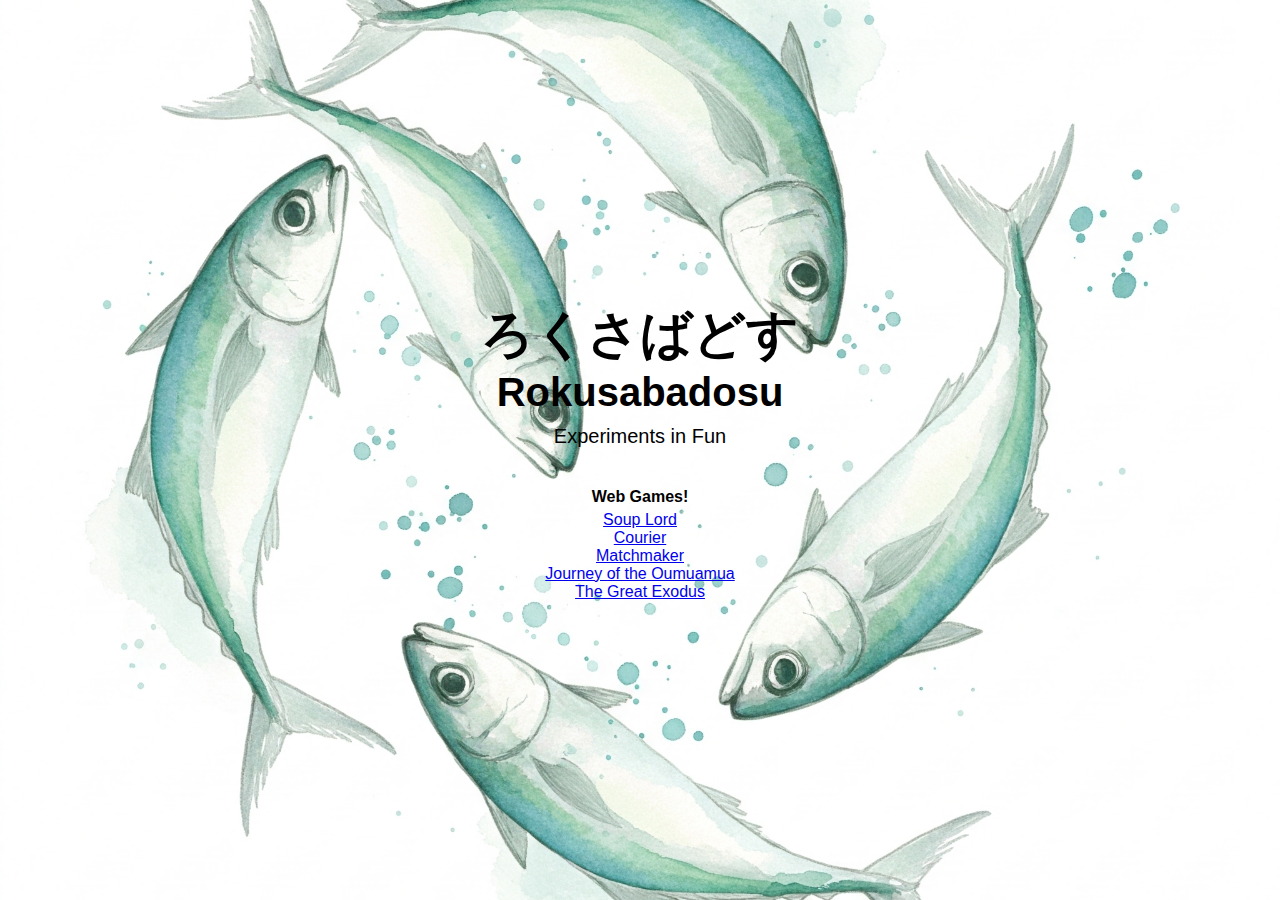
<file: index.html>
<!DOCTYPE html>
<html lang="en">
<head>
  
  <!-- Google tag (gtag.js) -->
<script async src="https://www.googletagmanager.com/gtag/js?id=G-FRB67X5HNC"></script>
<script>
  window.dataLayer = window.dataLayer || [];
  function gtag(){dataLayer.push(arguments);}
  gtag('js', new Date());

  gtag('config', 'G-FRB67X5HNC');
</script>

<script async src="https://pagead2.googlesyndication.com/pagead/js/adsbygoogle.js?client=ca-pub-3707855373985482"
     crossorigin="anonymous"></script>
  
  <meta charset="UTF-8" />
  <meta name="viewport" content="width=device-width, initial-scale=1" />
  <title>Rokusabadosu</title>
  <link rel="stylesheet" href="css/styles.css" />
</head>
<body>
  
  <h1>ろくさばどす</h1>
  <h2>Rokusabadosu</h2>
  <div class="sub-title">Experiments in Fun</div>
  
  <h3>Web Games!</h3>
  <a href="/souplord/index.html">Soup Lord</a>
  <a href="/courier/courier.html">Courier</a>
  <a href="/matchmaker/matchmaker.html">Matchmaker</a>
  <a href="/oumuamua/oumuamua.html">Journey of the Oumuamua</a>
  <a href="/starfield.html">The Great Exodus</a>


  <script src="js/script.js"></script>
</body>
</html>
</file>
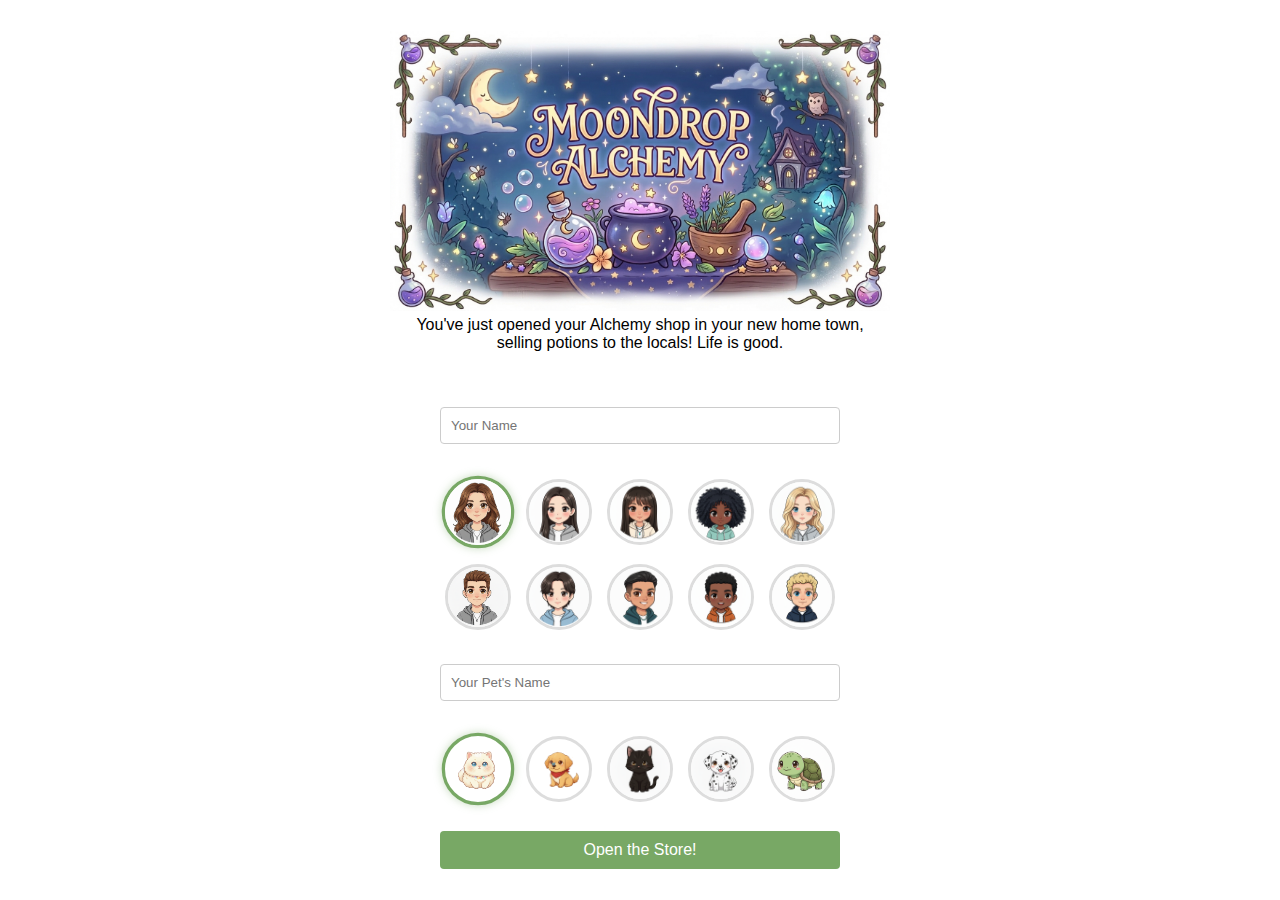
<file: moondrop-alchemy/index.html>
<!DOCTYPE html>
<html lang="en">
<head>
    <meta charset="UTF-8">
    <meta name="viewport" content="width=device-width, initial-scale=1.0">
    <title>Moondrop Alchemy</title>
    <!-- Load D3.js from CDN -->
    <script src="https://d3js.org/d3.v7.min.js"></script>
    <link rel="stylesheet" href="style.css">
</head>
<body>

    <div id="start-screen">
        <div class="content">
            <img src="images/big-banner.png" alt="Tangled Web" class="banner-img">
            <p>You've just opened your Alchemy shop in your new home town, <br>selling potions to the locals!  Life is good.</p>
            
            <div class="input-group">
                <input type="text" id="player-name" placeholder="Your Name">
            </div>
            <div class="input-group">
                <div class="avatar-selection">
                    <label><input type="radio" name="player-avatar" value="images/woman1.png" checked><img src="images/woman1.png" alt="Woman 1"></label>
                    <label><input type="radio" name="player-avatar" value="images/woman2.png"><img src="images/woman2.png" alt="Woman 2"></label>
                    <label><input type="radio" name="player-avatar" value="images/woman3.png"><img src="images/woman3.png" alt="Woman 3"></label>
                    <label><input type="radio" name="player-avatar" value="images/woman4.png"><img src="images/woman4.png" alt="Woman 4"></label>
                    <label><input type="radio" name="player-avatar" value="images/woman5.png"><img src="images/woman5.png" alt="Woman 5"></label>
                </div>
                <div class="avatar-selection">
                    <label><input type="radio" name="player-avatar" value="images/man1.png"><img src="images/man1.png" alt="Man 1"></label>
                    <label><input type="radio" name="player-avatar" value="images/man2.png"><img src="images/man2.png" alt="Man 2"></label>
                    <label><input type="radio" name="player-avatar" value="images/man3.png"><img src="images/man3.png" alt="Man 3"></label>
                    <label><input type="radio" name="player-avatar" value="images/man4.png"><img src="images/man4.png" alt="Man 4"></label>
                    <label><input type="radio" name="player-avatar" value="images/man5.png"><img src="images/man5.png" alt="Man 5"></label>
                </div>
            </div>
            <div class="input-group">
                <input type="text" id="pet-name" placeholder="Your Pet's Name">
            </div>
            <div class="input-group">
                <div class="avatar-selection">
                    <label><input type="radio" name="pet-avatar" value="images/pet1.png" checked><img src="images/pet1.png" alt="Pet 1"></label>
                    <label><input type="radio" name="pet-avatar" value="images/pet2.png"><img src="images/pet2.png" alt="Pet 2"></label>
                    <label><input type="radio" name="pet-avatar" value="images/pet3.png"><img src="images/pet3.png" alt="Pet 3"></label>
                    <label><input type="radio" name="pet-avatar" value="images/pet4.png"><img src="images/pet4.png" alt="Pet 4"></label>
                    <label><input type="radio" name="pet-avatar" value="images/pet5.png"><img src="images/pet5.png" alt="Pet 5"></label>
                </div>
            </div>
            <button id="start-btn">Open the Store!</button>
        </div>
    </div>

    <div id="graph-container"></div>
    <div id="game-ui"></div>
    
    <button id="next-btn">Next Customer!</button>

    <script src="script.js"></script>
</body>
</html>
</file>
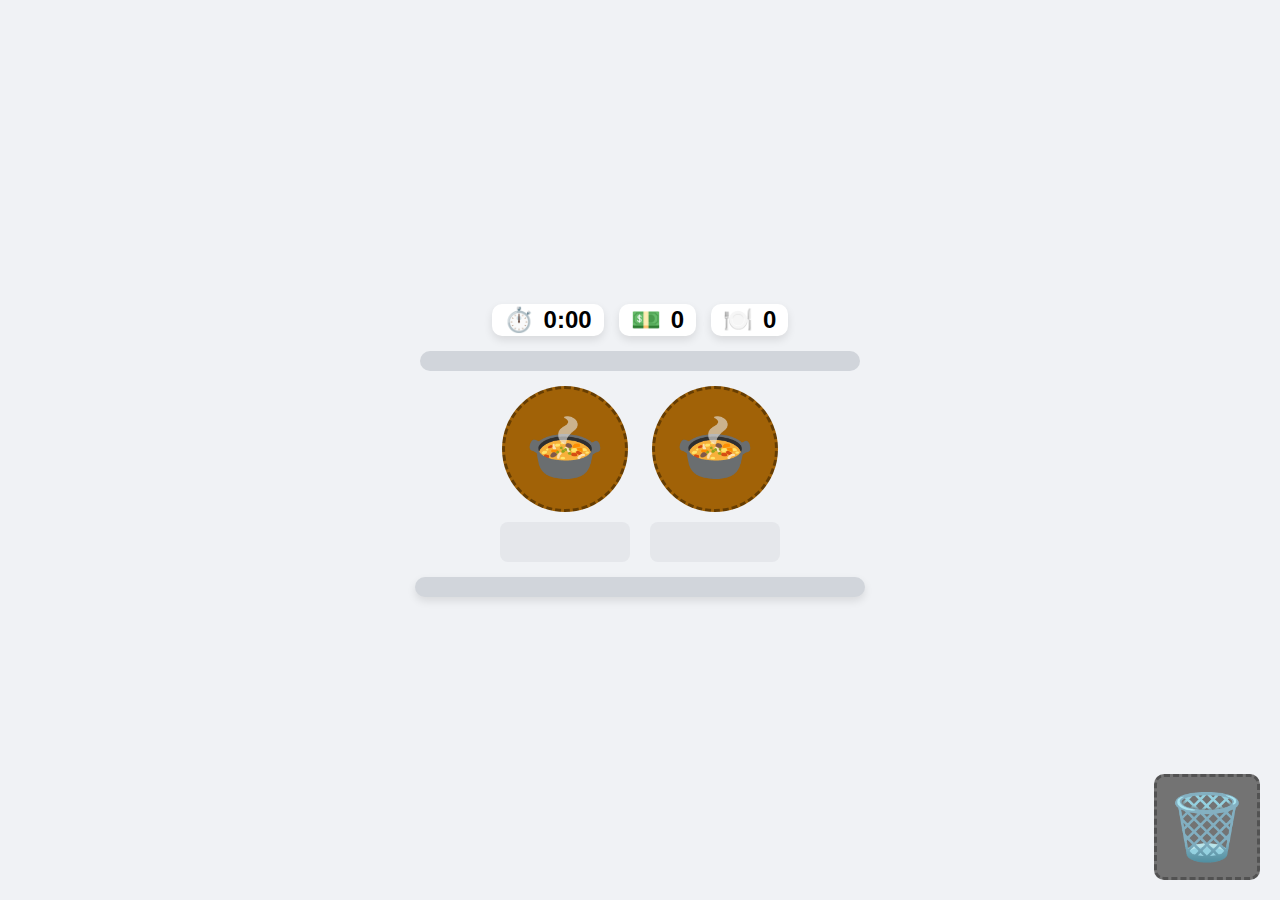
<file: souplord/index.html>
<!DOCTYPE html>
<html lang="en">
<head>
    <!-- Google tag (gtag.js) -->
    <script async src="https://www.googletagmanager.com/gtag/js?id=G-FRB67X5HNC"></script>
    <script>
        window.dataLayer = window.dataLayer || [];
        function gtag(){dataLayer.push(arguments);}
        gtag('js', new Date());

        gtag('config', 'G-FRB67X5HNC');
    </script>

    <meta charset="UTF-8">
    <meta name="viewport" content="width=device-width, initial-scale=1.0">
    <title>Soup Lord</title>
    <link rel="stylesheet" href="style.css">
</head>
<body>
    <div id="game-area">
        <div id="stats-container">
            <div id="timer-display" class="stat-box">⏱️ <span class="stat-number">0:00</span></div>
            <div id="score-display" class="stat-box">💵 <span class="stat-number">0</span></div>
            <div id="served-display" class="stat-box">🍽️ <span class="stat-number">0</span></div>
        </div>
        <div id="tables-container">
            <!-- Customer tables will be generated by JavaScript -->
        </div>
        <div id="pots-container">
            <div class="pot-wrapper">
                <div class="pot" data-pot-id="1" draggable="true">🍲</div>
                <ul class="pot-ingredients"></ul>
            </div>
            <div class="pot-wrapper">
                <div class="pot" data-pot-id="2" draggable="true">🍲</div>
                <ul class="pot-ingredients"></ul>
            </div>
            <div id="trash-can">🗑️</div>
        </div>
        <div id="ingredients-container"></div>
    </div>

    <div id="game-over-modal" class="modal-overlay hidden">
        <div class="modal-content">
            <h2>Time's Up Soup Lord!</h2>
            <p>Your Profit: <span id="final-money">0</span></p>
            <p>Happy Customers: <span id="final-served">0</span></p>
            <button id="play-again-btn">Play Again</button>
        </div>
    </div>
    <script src="script.js"></script>

    <script>
        window.Userback = window.Userback || {};
        Userback.access_token = "A-GEvGLtYN3F2l9XNckTyWccHGL";
        (function(d) {
            var s = d.createElement('script');s.async = true;s.src = 'https://static.userback.io/widget/v1.js';(d.head || d.body).appendChild(s);
        })(document);
    </script>
</body>
</html>
</file>
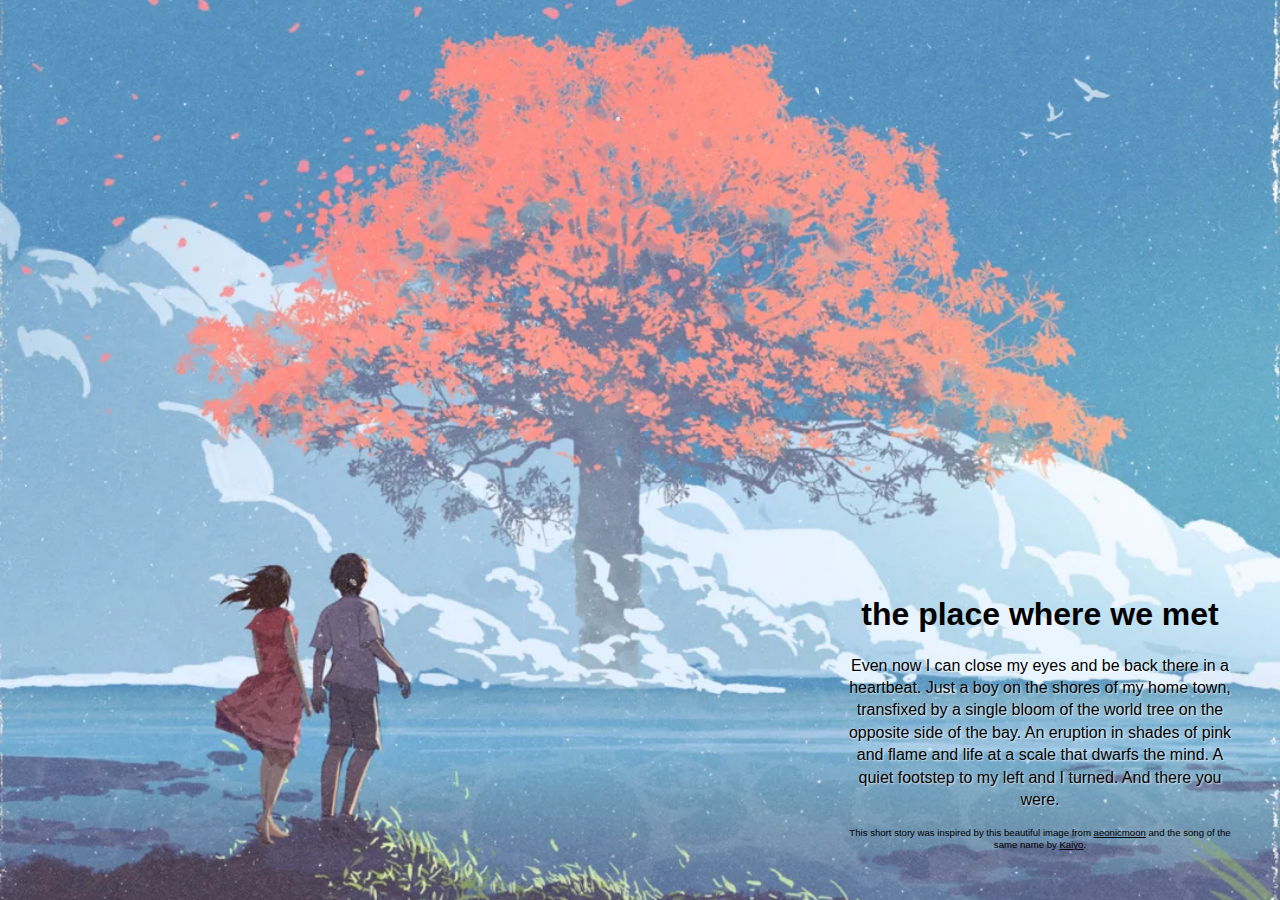
<file: the-place-where-we-met/index.html>
<!DOCTYPE html>
<html lang="en">
<head>
    <meta charset="UTF-8">
    <meta name="viewport" content="width=device-width, initial-scale=1.0">
    <title>The Place Where We Met</title>
    <style>
        body {
            background-image: url('the-place-where-we-met.webp');
            background-size: cover;
            background-position: center;
            background-repeat: no-repeat;
            height: 100vh;
            margin: 0;
            font-family: Arial, sans-serif;
        }
        .text-container {
            position: absolute;
            bottom: 20px;
            right: 20px;
            text-align: center;
            color: black;
            padding: 20px;
            border-radius: 10px;
            max-width: 400px;
        }
        .text-container a {
            color: black;
        }
        p {
            line-height: 1.4;
            font-family: Arial, sans-serif;
            text-shadow: 1px 1px 2px rgba(255, 255, 255, 0.8);
        }
        .citation {
            font-size: 0.6em;
            line-height: 1.2;
            text-shadow: none;
        }
    </style>
</head>
<body>
    <div class="text-container">
        <h1>the place where we met</h1>
        <p>Even now I can close my eyes and be back there in a heartbeat. 
             Just a boy on the shores of my home town, transfixed by a single bloom of the world tree on the opposite side of the bay. 
             An eruption in shades of pink and flame and life at a scale that dwarfs the mind.  
             A quiet footstep to my left and I turned.  And there you were.</p>
        <p class="citation">This short story was inspired by this beautiful image from <a href="https://www.instagram.com/aeonicmoon/">aeonicmoon</a> and the song of the same name by <a href="https://open.spotify.com/intl-it/track/6I1Na529DNedjAi7kkMZ4K">Kaiyo</a>.</p>
    </div>
</body>
</html>
</file>
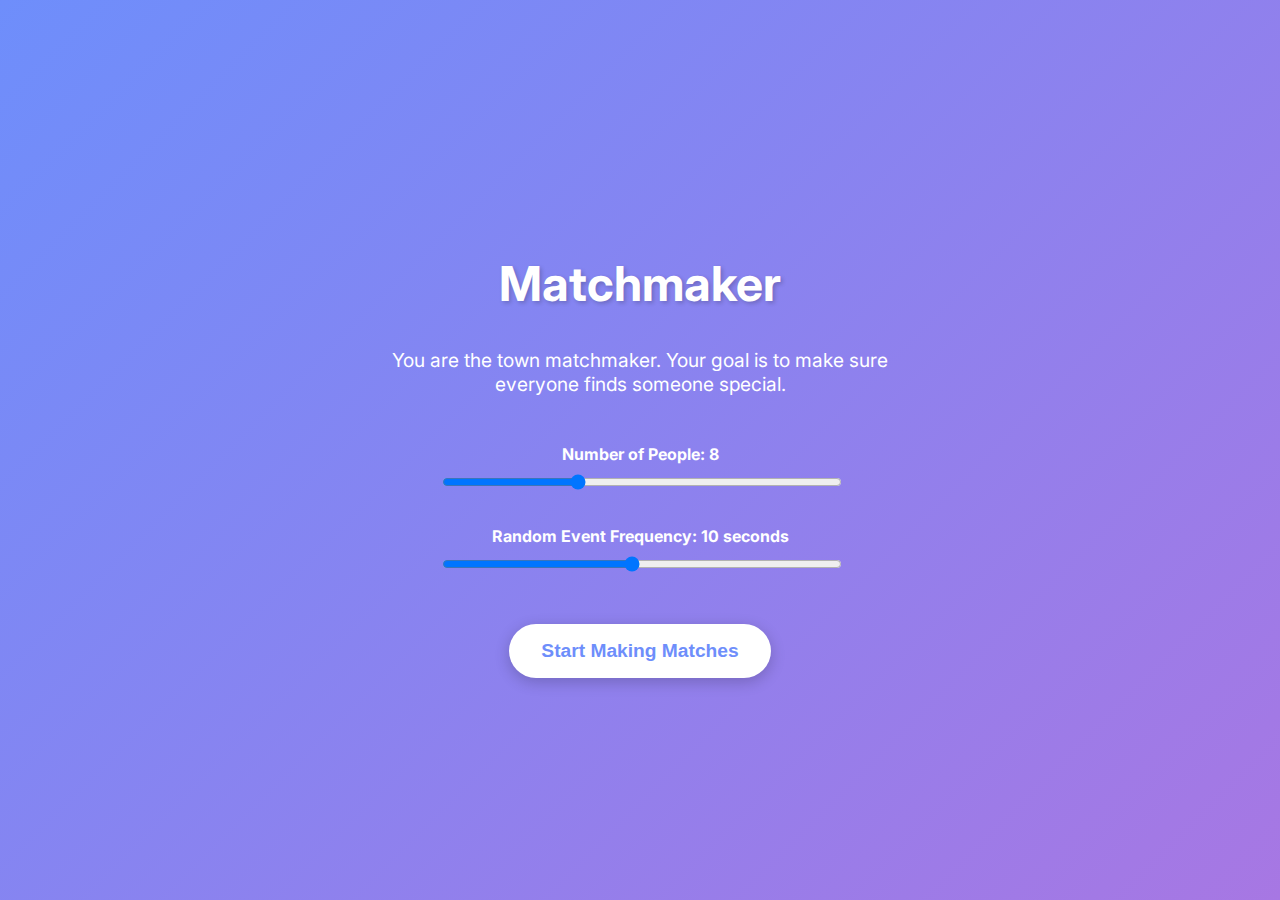
<file: matchmaker.html>
<!DOCTYPE html>
<html lang="en">
<head>
    <meta charset="UTF-8">
    <meta name="viewport" content="width=device-width, initial-scale=1.0">
    <title>Matchmaker</title>
    <!-- D3.js library for force-directed graph visualization -->
    <script src="https://d3js.org/d3.v7.min.js"></script>
    <!-- Google Fonts for 'Inter' to ensure consistent typography -->
    <link href="https://fonts.googleapis.com/css2?family=Inter:wght@400;700&display=swap" rel="stylesheet">
    <style>
        /* Basic body styling for a clean, centered layout */
        body {
            font-family: 'Inter', sans-serif; /* Apply Inter font */
            background-color: #f0f2f5; /* Light grey background for a soft feel */
            color: #333; /* Dark grey text for readability */
            margin: 0;
            padding: 0;
            overflow: hidden; /* Prevent scrollbars, as the content is designed to fit */
            display: flex; /* Use flexbox for centering */
            justify-content: center; /* Center horizontally */
            align-items: center; /* Center vertically */
            min-height: 100vh; /* Ensure body takes full viewport height */
        }
        
        /* Splash screen styling */
        #splash-screen {
            position: absolute;
            top: 0;
            left: 0;
            width: 100%;
            height: 100%;
            background: linear-gradient(135deg, #6e8efb, #a777e3);
            color: white;
            display: flex;
            flex-direction: column;
            justify-content: center;
            align-items: center;
            text-align: center;
            z-index: 300;
            padding: 20px;
            box-sizing: border-box;
        }
        #splash-screen h1 {
            font-size: 3rem;
            margin-bottom: 1rem;
            text-shadow: 2px 2px 4px rgba(0,0,0,0.2);
        }
        #splash-screen p {
            font-size: 1.2rem;
            max-width: 500px;
            margin-bottom: 2rem;
        }
        .slider-container {
            margin: 1rem 0;
            width: 80%;
            max-width: 400px;
        }
        .slider-container label {
            display: block;
            margin-bottom: 0.5rem;
            font-weight: bold;
        }
        .slider-container input[type="range"] {
            width: 100%;
            cursor: pointer;
        }
        #start-game-btn {
            margin-top: 2rem;
            padding: 1rem 2rem;
            font-size: 1.2rem;
            font-weight: bold;
            color: #6e8efb;
            background-color: white;
            border: none;
            border-radius: 50px;
            cursor: pointer;
            transition: transform 0.2s, box-shadow 0.2s;
            box-shadow: 0 4px 15px rgba(0,0,0,0.2);
        }
        #start-game-btn:hover {
            transform: translateY(-2px);
            box-shadow: 0 6px 20px rgba(0,0,0,0.2);
        }

        /* Container for the SVG graph */
        .graph-container {
            width: 95vw;
            height: 95vh;
            background-color: #ffffff;
            border-radius: 15px;
            box-shadow: 0 4px 20px rgba(0, 0, 0, 0.1);
            overflow: hidden;
            position: relative;
            display: none; /* Hidden by default */
        }
        svg {
            width: 100%;
            height: 100%;
            display: block;
        }
        .link-line {
            stroke-opacity: 0.6;
            transition: stroke 0.3s ease, stroke-width 0.3s ease;
        }
        .node circle {
            stroke: #fff;
            stroke-width: 2px;
            transition: transform 0.2s ease-in-out, fill 0.2s ease-in-out, stroke 0.2s;
            filter: drop-shadow(2px 2px 3px rgba(0, 0, 0, 0.2));
        }
        .node:hover circle {
            transform: scale(1.2);
            stroke-width: 3px;
        }
        .node.highlight-strengthen circle {
            stroke: gold;
            stroke-width: 4px;
        }
        .node.highlight-weaken circle {
            stroke: #e53e3e; /* Red for weaken mode */
            stroke-width: 4px;
        }
        .node text {
            pointer-events: none;
            font-size: 12px;
            font-weight: bold;
            fill: #fff;
            text-shadow: 1px 1px 2px rgba(0, 0, 0, 0.5);
        }
        .arrowhead {
            pointer-events: none;
        }

        /* Info box styling */
        #relationship-info-box {
            position: absolute;
            top: 10px;
            left: 10px;
            background-color: rgba(255, 255, 255, 0.95);
            border-radius: 8px;
            padding: 15px;
            box-shadow: 0 4px 15px rgba(0, 0, 0, 0.2);
            max-width: 250px;
            z-index: 100;
            display: none;
            flex-direction: column;
            gap: 8px;
            font-size: 14px;
            color: #333;
        }
        #relationship-info-box h3 {
            margin: 0 0 10px 0;
            color: #222;
            font-size: 16px;
        }
        #relationship-info-box ul {
            list-style: none;
            padding: 0;
            margin: 0;
        }
        #relationship-info-box li {
            margin-bottom: 5px;
            line-height: 1.4;
        }
        
        /* Message box styling */
        #message-box {
            position: absolute;
            bottom: 30px;
            left: 50%;
            transform: translateX(-50%);
            background-color: rgba(0, 0, 0, 0.75);
            color: white;
            padding: 12px 24px;
            border-radius: 25px;
            z-index: 200;
            opacity: 0;
            visibility: hidden;
            transition: opacity 0.5s, visibility 0.5s, bottom 0.5s;
            font-size: 14px;
            font-weight: 500;
        }
        #message-box.show {
            opacity: 1;
            visibility: visible;
            bottom: 50px;
        }

        /* Styling for the win dialog */
        #win-dialog {
            position: absolute;
            top: 50%;
            left: 50%;
            transform: translate(-50%, -50%);
            background: white;
            color: #333;
            padding: 2rem 3rem;
            border-radius: 15px;
            box-shadow: 0 10px 30px rgba(0,0,0,0.2);
            z-index: 400;
            text-align: center;
            display: none; /* Hidden by default */
            flex-direction: column;
            align-items: center;
            border: 2px solid gold;
        }
        #win-dialog h2 {
            font-size: 2rem;
            color: #6e8efb;
            margin-bottom: 1rem;
        }
        #win-dialog p {
            font-size: 1.1rem;
            margin-bottom: 2rem;
        }
        .win-dialog-buttons {
            display: flex;
            gap: 1rem;
        }
        #win-dialog button {
            padding: 0.8rem 1.5rem;
            font-size: 1rem;
            font-weight: bold;
            border: none;
            border-radius: 50px;
            cursor: pointer;
            transition: transform 0.2s, box-shadow 0.2s;
        }
        #restart-game-btn {
            background-color: #6e8efb;
            color: white;
        }
        #close-dialog-btn {
            background-color: #e2e8f0;
            color: #4a5568;
        }
        #win-dialog button:hover {
            transform: translateY(-2px);
            box-shadow: 0 4px 15px rgba(0,0,0,0.15);
        }
    </style>
</head>
<body>
    <div id="splash-screen">
        <h1>Matchmaker</h1>
        <p>You are the town matchmaker. Your goal is to make sure everyone finds someone special.</p>
        <div class="slider-container">
            <label for="people-slider">Number of People: <span id="people-value">8</span></label>
            <input type="range" id="people-slider" min="2" max="20" value="8">
        </div>
        <div class="slider-container">
            <label for="event-slider">Random Event Frequency: <span id="event-value">10</span> seconds</label>
            <input type="range" id="event-slider" min="1" max="20" value="10">
        </div>
        <button id="start-game-btn">Start Making Matches</button>
    </div>

    <div class="graph-container">
        <svg id="relationship-graph"></svg>
        <div id="relationship-info-box">
            <h3 id="info-box-title"></h3>
            <ul id="relationship-list"></ul>
        </div>
    </div>
    
    <div id="message-box"></div>

    <div id="win-dialog">
        <h2>Matchmaking Successful!</h2>
        <p>You've successfully paired everyone up!</p>
        <div class="win-dialog-buttons">
            <button id="restart-game-btn">I rock! Let's do it again!</button>
            <button id="close-dialog-btn">Yay! Let me take another look at my masterpiece!</button>
        </div>
    </div>

    <script>
        const splashScreen = document.getElementById('splash-screen');
        const graphContainer = document.querySelector('.graph-container');
        const startGameBtn = document.getElementById('start-game-btn');
        const peopleSlider = document.getElementById('people-slider');
        const eventSlider = document.getElementById('event-slider');
        const peopleValueSpan = document.getElementById('people-value');
        const eventValueSpan = document.getElementById('event-value');
        const winDialog = document.getElementById('win-dialog');
        const restartGameBtn = document.getElementById('restart-game-btn');
        const closeDialogBtn = document.getElementById('close-dialog-btn');
        let randomEventInterval;

        // --- Event Listeners for Controls ---
        peopleSlider.addEventListener('input', (e) => { peopleValueSpan.textContent = e.target.value; });
        eventSlider.addEventListener('input', (e) => { eventValueSpan.textContent = e.target.value; });
        
        startGameBtn.addEventListener('click', () => {
            splashScreen.style.display = 'none';
            graphContainer.style.display = 'block';
            const numNodes = parseInt(peopleSlider.value, 10);
            const eventFrequency = parseInt(eventSlider.value, 10) * 1000;
            if(randomEventInterval) clearInterval(randomEventInterval);
            initializeGame(numNodes, eventFrequency);
        });
        
        restartGameBtn.addEventListener('click', () => {
            winDialog.style.display = 'none';
            graphContainer.style.display = 'none';
            splashScreen.style.display = 'flex';
        });

        closeDialogBtn.addEventListener('click', () => {
            winDialog.style.display = 'none';
        });

        function initializeGame(numNodes, eventFrequency) {
            d3.select("#relationship-graph").selectAll("*").remove();

            const names = ["Alex", "Ben", "Chloe", "David", "Eva", "Frank", "Grace", "Henry", "Ivy", "Jack", "Kate", "Leo", "Mia", "Noah", "Olivia", "Paul", "Quinn", "Ruby", "Sam", "Tara"];
            const nodes = Array.from({ length: numNodes }, (_, i) => ({ id: i, name: names[i] || `Person ${i + 1}` }));
            const links = [];

            nodes.forEach(sourceNode => {
                const otherNodes = nodes.filter(n => n.id !== sourceNode.id);
                const shuffledNodes = d3.shuffle(otherNodes.slice());
                const numRelationships = Math.min(2, otherNodes.length); 
                const relationships = shuffledNodes.slice(0, numRelationships);
                relationships.forEach(targetNode => {
                    if (!links.find(l => l.source === sourceNode.id && l.target === targetNode.id)) {
                        links.push({ source: sourceNode.id, target: targetNode.id, score: Math.floor(Math.random() * 9) + 1 });
                    }
                    if (!links.find(l => l.source === targetNode.id && l.target === sourceNode.id) && Math.random() < 0.5) {
                        links.push({ source: targetNode.id, target: sourceNode.id, score: Math.floor(Math.random() * 9) + 1 });
                    }
                });
            });

            const svg = d3.select("#relationship-graph");
            let width = svg.node().getBoundingClientRect().width;
            let height = svg.node().getBoundingClientRect().height;
            const color = d3.scaleOrdinal(d3.schemeCategory10);

            const simulation = d3.forceSimulation(nodes)
                .force("link", d3.forceLink(links).id(d => d.id).distance(d => 350 - d.score * 15))
                .force("charge", d3.forceManyBody().strength(-800))
                .force("center", d3.forceCenter(width / 2, height / 2))
                .force("collide", d3.forceCollide().radius(40));

            let linkGroup = svg.append("g").attr("class", "links").selectAll("g.link-group")
                .data(links, l => `${l.source.id}-${l.target.id}`).enter().append("g").attr("class", "link-group");
            linkGroup.append("line").attr("class", "link-line");
            linkGroup.append("path").attr("class", "arrowhead").attr("d", "M -8,-4 L 0,0 L -8,4 Z").attr("fill", d => color(d.source.id));

            const nodeElements = svg.append("g").attr("class", "nodes").selectAll("g")
                .data(nodes).enter().append("g").attr("class", "node").call(drag(simulation));
            nodeElements.append("circle").attr("r", 30).attr("fill", d => color(d.id));
            nodeElements.append("text").attr("dy", "0.3em").attr("text-anchor", "middle").text(d => d.name);

            let selectedNode = null;
            const infoBox = d3.select("#relationship-info-box");
            const relationshipList = d3.select("#relationship-list");
            const messageBox = d3.select("#message-box");
            let messageTimeout;

            function hideInfoBox() { infoBox.style("display", "none"); }
            function showRelationshipInfo(event, d) {
                infoBox.style("display", "flex").select("#info-box-title").text(`${d.name}'s Relationships`);
                relationshipList.html("");
                links.filter(l => l.source.id === d.id).forEach(link => relationshipList.append("li").text(`→ ${link.target.name} (Score: ${link.score})`));
                links.filter(l => l.target.id === d.id).forEach(link => relationshipList.append("li").text(`← ${link.source.name} (Score: ${link.score})`));
            }
            function showMessage(message) {
                clearTimeout(messageTimeout);
                messageBox.text(message).classed("show", true);
                messageTimeout = setTimeout(() => messageBox.classed("show", false), 2500);
            }

            function updateLinkAppearance() {
                const strongestScores = new Map();
                nodes.forEach(node => {
                    const outboundLinks = links.filter(l => l.source.id === node.id);
                    strongestScores.set(node.id, d3.max(outboundLinks, l => l.score));
                });
                svg.selectAll('.link-line').attr('stroke-width', d => {
                    const reciprocalLink = links.find(l => l.source.id === d.target.id && l.target.id === d.source.id);
                    const isStrongestForSource = d.score > 0 && d.score === strongestScores.get(d.source.id);
                    if (reciprocalLink && isStrongestForSource && reciprocalLink.score === strongestScores.get(d.target.id)) return 4;
                    return 2;
                }).attr('stroke', d => {
                    const reciprocalLink = links.find(l => l.source.id === d.target.id && l.target.id === d.source.id);
                    const isStrongestForSource = d.score > 0 && d.score === strongestScores.get(d.source.id);
                    if (reciprocalLink && isStrongestForSource && reciprocalLink.score === strongestScores.get(d.target.id)) return 'gold';
                    if (isStrongestForSource) return color(d.source.id);
                    return '#999';
                });
            }

            function checkWinCondition() {
                const strongestScores = new Map();
                nodes.forEach(node => {
                    const outboundLinks = links.filter(l => l.source.id === node.id);
                    strongestScores.set(node.id, d3.max(outboundLinks, l => l.score) || 0);
                });

                const goldenLinkCounts = new Map();
                nodes.forEach(node => goldenLinkCounts.set(node.id, 0));
                const processedPairs = new Set();

                links.forEach(link => {
                    const sourceId = link.source.id;
                    const targetId = link.target.id;
                    const pairKey = sourceId < targetId ? `${sourceId}-${targetId}` : `${targetId}-${sourceId}`;
                    if (processedPairs.has(pairKey)) return;

                    const reciprocalLink = links.find(l => l.source.id === targetId && l.target.id === sourceId);
                    if (!reciprocalLink) return;

                    const isStrongestForSource = link.score > 0 && link.score === strongestScores.get(sourceId);
                    const isStrongestForTarget = reciprocalLink.score > 0 && reciprocalLink.score === strongestScores.get(targetId);

                    if (isStrongestForSource && isStrongestForTarget) {
                        goldenLinkCounts.set(sourceId, goldenLinkCounts.get(sourceId) + 1);
                        goldenLinkCounts.set(targetId, goldenLinkCounts.get(targetId) + 1);
                    }
                    processedPairs.add(pairKey);
                });

                let nodesWithWrongCount = 0;
                goldenLinkCounts.forEach(count => { if (count !== 1) nodesWithWrongCount++; });

                const winConditionMet = (nodes.length % 2 === 0) ? (nodesWithWrongCount === 0) : (nodesWithWrongCount === 1);

                if (winConditionMet) {
                    clearInterval(randomEventInterval);
                    winDialog.style.display = 'flex';
                }
            }

            function handleClick(event, d) {
                if (!d.isClick) return;
                const clickedElement = d3.select(event.currentTarget);

                if (selectedNode && selectedNode.node !== d) {
                    let existingLink = links.find(l => l.source.id === selectedNode.node.id && l.target.id === d.id);
                    let scoreChange = selectedNode.mode === 'strengthen' ? Math.floor(Math.random() * 5) - 1 : Math.floor(Math.random() * 5) - 3;
                    
                    if (existingLink) {
                        existingLink.score = Math.max(1, Math.min(9, existingLink.score + scoreChange));
                        let desc = scoreChange > 0 ? `increased` : (scoreChange < 0 ? `decreased` : `remained the same`);
                        showMessage(`Relationship from ${selectedNode.node.name} to ${d.name} ${desc} to ${existingLink.score}!`);
                    } else {
                        links.push({ source: selectedNode.node.id, target: d.id, score: Math.max(1, 5 + scoreChange) });
                        showMessage(`New relationship formed from ${selectedNode.node.name} to ${d.name}!`);
                    }
                    
                    svg.selectAll(".node").classed("highlight-strengthen highlight-weaken", false);
                    selectedNode = null;
                    
                    let currentLinkSelection = svg.select(".links").selectAll("g.link-group").data(links, l => `${l.source.id}-${l.target.id}`);
                    currentLinkSelection.exit().remove();
                    const newLinkGroups = currentLinkSelection.enter().append("g").attr("class", "link-group");
                    newLinkGroups.append("line").attr("class", "link-line");
                    newLinkGroups.append("path").attr("class", "arrowhead").attr("d", "M -8,-4 L 0,0 L -8,4 Z").attr("fill", d => color(d.source.id));
                    linkGroup = newLinkGroups.merge(currentLinkSelection);
                    simulation.force("link").links(links);
                    simulation.alpha(1).restart();
                    updateLinkAppearance();
                    checkWinCondition();
                } else if (selectedNode && selectedNode.node === d) {
                    if (selectedNode.mode === 'strengthen') {
                        selectedNode.mode = 'weaken';
                        clickedElement.classed('highlight-strengthen', false).classed('highlight-weaken', true);
                    } else {
                        selectedNode = null;
                        clickedElement.classed('highlight-weaken', false);
                    }
                } else {
                    svg.selectAll(".node").classed("highlight-strengthen highlight-weaken", false);
                    selectedNode = { node: d, mode: 'strengthen' };
                    clickedElement.classed('highlight-strengthen', true);
                }
            }

            function handleRandomEvent() {
                if (nodes.length < 2) return;
                let sourceNode = nodes[Math.floor(Math.random() * nodes.length)];
                let targetNode = nodes[Math.floor(Math.random() * nodes.length)];
                while (sourceNode === targetNode) targetNode = nodes[Math.floor(Math.random() * nodes.length)];

                let existingLink = links.find(l => l.source.id === sourceNode.id && l.target.id === targetNode.id);
                if (existingLink) {
                    const scoreChange = Math.floor(Math.random() * 5) - 1;
                    existingLink.score = Math.max(1, Math.min(9, existingLink.score + scoreChange));
                    let desc = scoreChange > 0 ? `increased` : (scoreChange < 0 ? `decreased` : `remained the same`);
                    showMessage(`Random event: ${sourceNode.name}'s feelings for ${targetNode.name} ${desc} to ${existingLink.score}!`);
                } else {
                    links.push({ source: sourceNode.id, target: targetNode.id, score: 1 });
                    showMessage(`Random event: ${sourceNode.name} developed feelings for ${targetNode.name}!`);
                }
                
                let currentLinkSelection = svg.select(".links").selectAll("g.link-group").data(links, l => `${l.source.id}-${l.target.id}`);
                currentLinkSelection.exit().remove();
                const newLinkGroups = currentLinkSelection.enter().append("g").attr("class", "link-group");
                newLinkGroups.append("line").attr("class", "link-line");
                newLinkGroups.append("path").attr("class", "arrowhead").attr("d", "M -8,-4 L 0,0 L -8,4 Z").attr("fill", d => color(d.source.id));
                linkGroup = newLinkGroups.merge(currentLinkSelection);
                simulation.force("link").links(links);
                simulation.alpha(1).restart();
                updateLinkAppearance();
                checkWinCondition();
            }

            simulation.on("tick", () => {
                linkGroup.each(function(d) {
                    const line = d3.select(this).select(".link-line"), arrow = d3.select(this).select(".arrowhead");
                    const sx = d.source.x, sy = d.source.y, tx = d.target.x, ty = d.target.y;
                    line.attr("x1", sx).attr("y1", sy).attr("x2", tx).attr("y2", ty);
                    const midX = (sx + tx) / 2, midY = (sy + ty) / 2;
                    const angle = Math.atan2(ty - sy, tx - sx) * 180 / Math.PI;
                    const scale = 0.8 + d.score * 0.1;
                    arrow.attr("transform", `translate(${midX},${midY}) rotate(${angle}) scale(${scale})`);
                });
                nodeElements.attr("transform", d => `translate(${d.x},${d.y})`);
            });

            function drag(simulation) {
                function dragstarted(event, d) {
                    d.isClick = true;
                    if (!event.active) simulation.alphaTarget(0.3).restart();
                    d.fx = d.x; d.fy = d.y;
                }
                function dragged(event, d) { d.isClick = false; d.fx = event.x; d.fy = event.y; }
                function dragended(event, d) {
                    if (!event.active) simulation.alphaTarget(0);
                    d.fx = null; d.fy = null;
                }
                return d3.drag().on("start", dragstarted).on("drag", dragged).on("end", dragended);
            }
            
            window.addEventListener('resize', () => {
                width = svg.node().getBoundingClientRect().width;
                height = svg.node().getBoundingClientRect().height;
                simulation.force("center", d3.forceCenter(width / 2, height / 2)).alpha(0.3).restart();
            });

            nodeElements.on("click", handleClick);
            nodeElements.on("mouseover", showRelationshipInfo);
            nodeElements.on("mouseout", hideInfoBox);

            updateLinkAppearance();
            randomEventInterval = setInterval(handleRandomEvent, eventFrequency);
        }
    </script>
<script>
  window.Userback = window.Userback || {};
  Userback.access_token = "A-GEvGLtYN3F2l9XNckTyWccHGL";
  (function(d) {
    var s = d.createElement('script');s.async = true;s.src = 'https://static.userback.io/widget/v1.js';(d.head || d.body).appendChild(s);
  })(document);
</script>
</body>
</html>
</file>
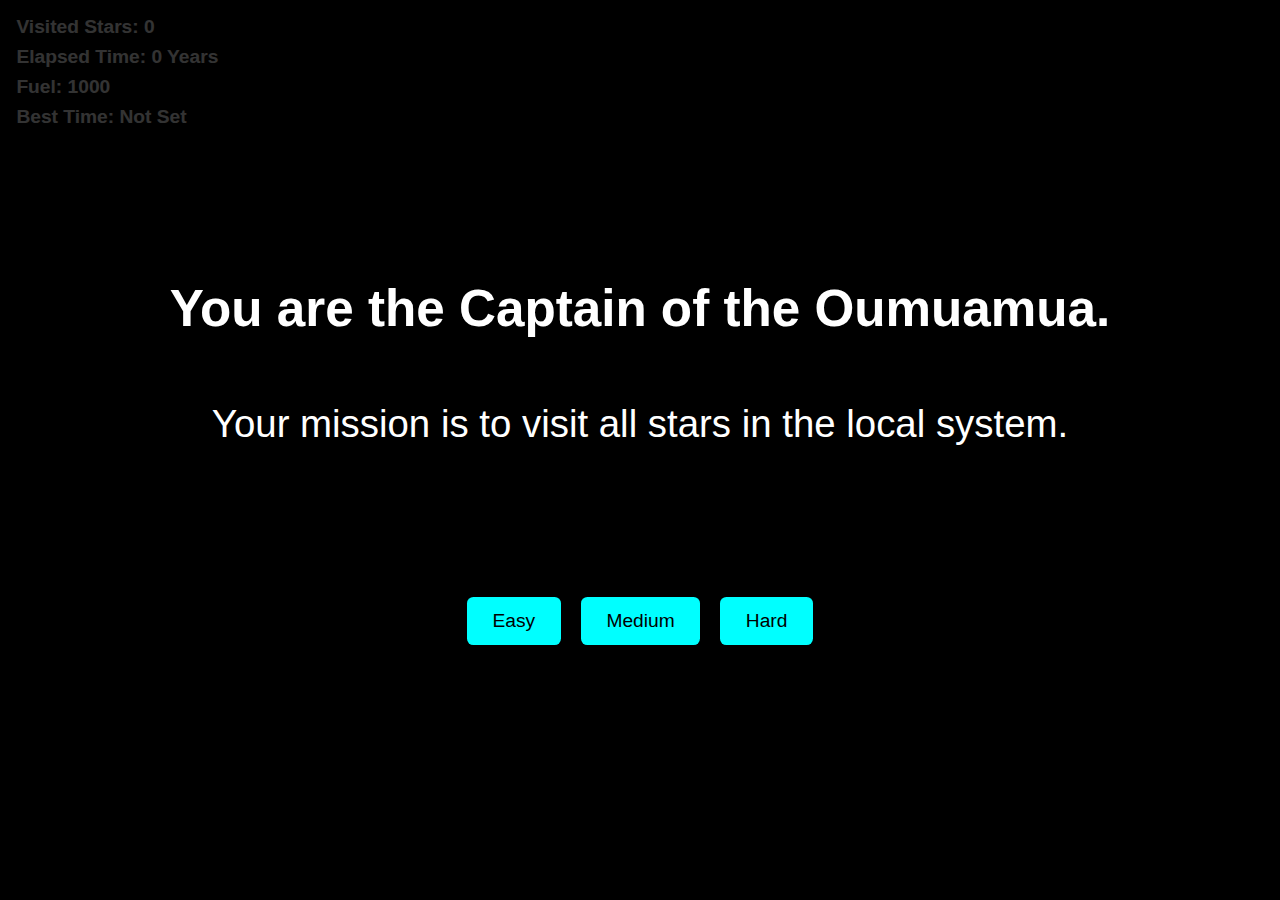
<file: oumuamua.html>
<!DOCTYPE html>
<html lang="en">
<head>

<!-- Google tag (gtag.js) -->
<script async src="https://www.googletagmanager.com/gtag/js?id=G-FRB67X5HNC"></script>
<script>
  window.dataLayer = window.dataLayer || [];
  function gtag(){dataLayer.push(arguments);}
  gtag('js', new Date());

  gtag('config', 'G-FRB67X5HNC');
</script>

    
    <meta charset="UTF-8">
    <meta name="viewport" content="width=device-width, initial-scale=1.0">
    <title>Journey of the Oumuamua</title>

    <style>
        body {
            margin: 0;
            overflow: hidden;
            display: flex;
            justify-content: center;
            align-items: center;
            height: 100vh;
            background-color: #000;
            font-family: sans-serif; /* Changed font-family to sans-serif */
        }

        #gameCanvas {
            width: 100%;
            height: 100%;
            display: block;
            cursor: none; /* Hide the cursor */
        }

        #starCounter {
            position: absolute;
            top: 10px;
            left: 10px;
            color: #ffffff;
            font-size: 1.5vw;
            padding: 0.5vw;
            background-color: rgba(0, 0, 0, 0.7);
            border-radius: 0.5vw;
            z-index: 10;
            white-space: nowrap;
            font-weight: bold;
            font-family: sans-serif; /* Changed font-family to sans-serif */
        }

        #timerDisplay {
            position: absolute;
            top: 40px;
            left: 10px;
            color: #ffffff;
            font-size: 1.5vw;
            padding: 0.5vw;
            background-color: rgba(0, 0, 0, 0.7);
            border-radius: 0.5vw;
            z-index: 10;
            white-space: nowrap;
            font-weight: bold;
            font-family: sans-serif; /* Changed font-family to sans-serif */
        }

        #fuelDisplay {
            position: absolute;
            top: 70px;
            left: 10px;
            color: #ffffff;
            font-size: 1.5vw;
            padding: 0.5vw;
            background-color: rgba(0, 0, 0, 0.7);
            border-radius: 0.5vw;
            z-index: 10;
            white-space: nowrap;
            font-weight: bold;
            font-family: sans-serif; /* Changed font-family to sans-serif */
        }

        #bestTimeDisplay {
            position: absolute;
            top: 100px;
            left: 10px;
            color: #ffffff;
            font-size: 1.5vw;
            padding: 0.5vw;
            background-color: rgba(0, 0, 0, 0.7);
            border-radius: 0.5vw;
            z-index: 10;
            white-space: nowrap;
            font-weight: bold;
            font-family: sans-serif; /* Changed font-family to sans-serif */
        }

        #gameOverScreen {
            position: absolute;
            top: 0;
            left: 0;
            width: 100%;
            height: 100%;
            background-color: rgba(0, 0, 0, 0.8);
            display: none;
            flex-direction: column;
            justify-content: center;
            align-items: center;
            z-index: 11;
            color: #ffffff;
            font-size: 3vw;
            text-align: center;
            font-family: sans-serif; /* Changed font-family to sans-serif */
        }

        #gameOverScreen button {
            margin-top: 2vw;
            padding: 1vw 2vw;
            font-size: 1.5vw;
            background-color: #00FFFF;
            color: #000;
            border: none;
            border-radius: 0.5vw;
            cursor: pointer;
            transition: background-color 0.3s ease;
            font-family: sans-serif; /* Changed font-family to sans-serif */
        }

        #gameOverScreen button:hover {
            background-color: #00b3b3;
        }

        #startScreen {
            position: absolute;
            top: 0;
            left: 0;
            width: 100%;
            height: 100%;
            background-color: rgba(0, 0, 0, 0.8);
            display: flex;
            flex-direction: column;
            justify-content: center;
            align-items: center;
            z-index: 12;
            color: #ffffff;
            font-size: 3vw;
            text-align: center;
            font-family: sans-serif; /* Changed font-family to sans-serif */
        }

        #startScreen button {
            margin-top: 2vw;
            padding: 1vw 2vw;
            font-size: 1.5vw;
            background-color: #00FFFF;
            color: #000;
            border: none;
            border-radius: 0.5vw;
            cursor: pointer;
            transition: background-color 0.3s ease;
            font-family: sans-serif; /* Changed font-family to sans-serif */
            margin: 10px;
        }

        #startScreen button:hover {
            background-color: #00b3b3;
        }

        #startScreen h1 {
            font-size: 4vw;
            margin-bottom: 2vw;
            font-family: sans-serif; /* Changed font-family to sans-serif */
        }

        #startScreen div {
            display: flex;
            flex-direction: row;
            margin-top: 2vw;
            font-family: sans-serif; /* Changed font-family to sans-serif */
        }
    </style>
</head>
<body>
    <div id="starCounter">Visited Stars: 0</div>
    <div id="timerDisplay">Elapsed Time: 0 Years</div>
    <div id="fuelDisplay">Fuel: 1000</div>
    <div id="bestTimeDisplay">Best Time: Not Set</div>
    <canvas id="gameCanvas"></canvas>
    <div id="startScreen">
        <h1 id="gameOverTitle">You are the Captain of the Oumuamua.</h1>
        <p id="gameOverText">Your mission is to visit all stars in the local system.</p>
        <p id="gameOverTime"></p>
        <div>
            <button id="easyButton">Easy</button>
            <button id="mediumButton">Medium</button>
            <button id="hardButton">Hard</button>
        </div>
    </div>
    <script>
        const canvas = document.getElementById('gameCanvas');
        const ctx = canvas.getContext('2d');
        const starCounterElement = document.getElementById('starCounter');
        const timerDisplayElement = document.getElementById('timerDisplay');
        const fuelDisplayElement = document.getElementById('fuelDisplay');
        const gameOverTitle = document.getElementById('gameOverTitle');
        const gameOverText = document.getElementById('gameOverText');
        const gameOverTime = document.getElementById('gameOverTime');
        const bestTimeDisplayElement = document.getElementById('bestTimeDisplay');
        const startScreen = document.getElementById('startScreen');
        const easyButton = document.getElementById('easyButton');
        const mediumButton = document.getElementById('mediumButton');
        const hardButton = document.getElementById('hardButton');

        let dimensions = { width: window.innerWidth, height: window.innerHeight };

        canvas.width = dimensions.width;
        canvas.height = dimensions.height;

        let spaceship = {
            x: dimensions.width / 2,
            y: dimensions.height / 2,
            angle: Math.PI / 2,
            speed: 0,
            rotationSpeed: 0.05,
            acceleration: 0.1,
            maxSpeed: 5,
            color: '#00FFFF',
            fuel: 1000
        };

        let stars = [];
        const numStars = 12;
        const starRadius = 6;
        const starColor = '#ffffff';
        const visitedColorFactor = 1.5;
        let visitedStars = new Set();
        let visitedStarCount = 0;
        let elapsedTime = 0;
        let timerInterval;
        let gameOver = false;
        let fuelPerVisit = 20;
        const haloSize = 10;
        const haloColor = 'rgba(0, 255, 255, 0.5)';
        const gravityConstant = 0.1;
        const gravityRadius = 20;
        const counterWidth = 150;
        const counterHeight = 80;
        const edgeMargin = 50;
        let bestTime = null;
        let difficulty = 'medium';

        function generateStars() {
            stars = [];
            for (let i = 0; i < numStars; i++) {
                // Generate random bright colors for the stars
                const r = 150 + Math.floor(Math.random() * 106);
                const g = 150 + Math.floor(Math.random() * 106);
                const b = 150 + Math.floor(Math.random() * 106);
                const randomColor = `rgb(${r},${g},${b})`;

                // Ensure stars are not generated near the edges or behind the counters
                const minX = Math.max(edgeMargin, counterWidth + edgeMargin);
                const maxX = dimensions.width - edgeMargin;
                const minY = Math.max(edgeMargin, counterHeight + edgeMargin);
                const maxY = dimensions.height - edgeMargin;

                stars.push({
                    x: minX + Math.random() * (maxX - minX),
                    y: minY + Math.random() * (maxY - minY),
                    radius: starRadius,
                    color: randomColor,
                    visited: false,
                    initialColor: randomColor,
                });
            }
        }

        function drawStars() {
            stars.forEach(star => {
                ctx.beginPath();
                ctx.arc(star.x, star.y, star.radius, 0, Math.PI * 2);
                ctx.fillStyle = star.color;
                ctx.fill();
                ctx.closePath();

                if (star.visited) {
                    // Draw the halo
                    ctx.beginPath();
                    ctx.arc(star.x, star.y, star.radius + haloSize, 0, Math.PI * 2);
                    ctx.strokeStyle = star.color;
                    ctx.lineWidth = 1;
                    ctx.stroke();
                    ctx.closePath();
                }
            });
        }

        function drawSpaceship() {
            ctx.save();
            ctx.translate(spaceship.x, spaceship.y);
            ctx.rotate(spaceship.angle);

            ctx.beginPath();
            // Cigar shape with pointed front and blunt end
            ctx.moveTo(20, 0);       // Tip of the cigar
            ctx.lineTo(10, 5);
            ctx.lineTo(-10, 5);    
            ctx.lineTo(-15, 0);    // Blunt end
            ctx.lineTo(-10, -5);
            ctx.lineTo(10, -5);
            ctx.closePath();
            ctx.fillStyle = spaceship.color;
            ctx.fill();

            ctx.restore();
        }

        let keys = {};

        document.addEventListener('keydown', (e) => {
            keys[e.key] = true;
        });

        document.addEventListener('keyup', (e) => {
            keys[e.key] = false;
        });

        function updateSpaceship() {
            if (gameOver) return;

            if (keys['w'] || keys['ArrowUp']) {
                spaceship.speed += spaceship.acceleration;
                spaceship.fuel -= 1;
            }
            if (keys['s'] || keys['ArrowDown']) {
                spaceship.speed -= spaceship.acceleration;
                spaceship.fuel -= 1;
            }
            if (keys['a'] || keys['ArrowLeft']) {
                spaceship.angle -= spaceship.rotationSpeed;
                spaceship.fuel -= 1;
            }
            if (keys['d'] || keys['ArrowRight']) {
                spaceship.angle += spaceship.rotationSpeed;
                spaceship.fuel -= 1;
            }

            spaceship.speed = Math.max(Math.min(spaceship.speed, spaceship.maxSpeed), 0);

            // Apply gravity from stars
            stars.forEach(star => {
                const dx = star.x - spaceship.x;
                const dy = star.y - spaceship.y;
                const distance = Math.sqrt(dx * dx + dy * dy);

                if (distance < gravityRadius) {
                    // Calculate the gravitational force vector
                    const force = gravityConstant / (distance); // Simplified gravity formula using d rather than d^2
                    const targetAngle = Math.atan2(dy, dx);

                    // Calculate the difference between the target angle and the spaceship's current angle
                    let angleDifference = targetAngle - spaceship.angle;
                    // Ensure the difference is the smallest angle (avoid spinning > 180 degrees)
                    if (angleDifference > Math.PI) {
                        angleDifference -= 2 * Math.PI;
                    } else if (angleDifference < -Math.PI) {
                        angleDifference += 2 * Math.PI;
                    }

                    // Adjust the spaceship's angle, stronger when closer
                    spaceship.angle += angleDifference * force; //Adjust for stronger pull
                    //spaceship.fuel -= 0.1; // applying fuel cost for gravity effect
                }
            });

            spaceship.x += spaceship.speed * Math.cos(spaceship.angle);
            spaceship.y += spaceship.speed * Math.sin(spaceship.angle);

            if (spaceship.x > dimensions.width) spaceship.x = 0;
            if (spaceship.x < 0) spaceship.x = dimensions.width;
            if (spaceship.y > dimensions.height) spaceship.y = 0;
            if (spaceship.y < 0) spaceship.y = dimensions.height;

            stars.forEach((star, index) => {
                const dx = spaceship.x - star.x;
                const dy = spaceship.y - star.y;
                const distance = Math.sqrt(dx * dx + dy * dy);

                if (distance < star.radius + 10 && !star.visited) {
                    star.visited = true;
                    visitedStars.add(index);
                    visitedStarCount = visitedStars.size;
                    starCounterElement.textContent = `Visited Stars: ${visitedStarCount}`;

                    spaceship.fuel = Math.min(spaceship.fuel + fuelPerVisit, 1000);
                }
            });

            fuelDisplayElement.textContent = `Fuel: ${Math.max(0, spaceship.fuel)}`;

            if (spaceship.fuel <= 0) {
                endGame("fuel");
            }

            if (visitedStars.size === numStars) {
                endGame("stars");
            }
        }

        function updateTimer() {
            elapsedTime += 1;
            timerDisplayElement.textContent = `Elapsed Time: ${elapsedTime * 100} Years`;
        }

        function endGame(reason) {
            gameOver = true;
            clearInterval(timerInterval);
            gameOverTime.textContent = `Elapsed Time: ${elapsedTime * 100} Years`;
            if (reason === "fuel") {
                gameOverTitle.textContent = "Game Over";
                gameOverText.textContent = "You ran out of fuel!";
            } else if (reason === "stars") {
                gameOverTitle.textContent = "Well done Captain!";
                gameOverText.textContent = "You have fulfilled your mission by mapping out the local star system!";
                if (bestTime === null || elapsedTime < bestTime) {
                    bestTime = elapsedTime;
                    bestTimeDisplayElement.textContent = `Best Time: ${bestTime * 100} Years`;
                }
            }
            startScreen.style.display = "flex";
        }

        function startGame() {
            gameOver = false;
            startScreen.style.display = "none";
            spaceship.x = dimensions.width / 2;
            spaceship.y = dimensions.height / 2;
            spaceship.angle = Math.PI / 2;
            spaceship.speed = 0;
            //spaceship.fuel = 1000;
            visitedStars.clear();
            visitedStarCount = 0;
            elapsedTime = 0;
            starCounterElement.textContent = `Visited Stars: ${visitedStarCount}`;
            fuelDisplayElement.textContent = `Fuel: ${spaceship.fuel}`;
            timerInterval = setInterval(updateTimer, 1000);
            generateStars();
            gameLoop();
        }

        function gameLoop() {
            if (!gameOver) {
                ctx.clearRect(0, 0, dimensions.width, dimensions.height);
                drawStars();
                drawSpaceship();
                updateSpaceship();
                requestAnimationFrame(gameLoop);
            }
        }

        let startingFuel = 0;

        easyButton.addEventListener('click', () => {
            startingFuel = 500;
            fuelPerVisit = 100;
            spaceship.fuel = startingFuel;
            fuelDisplayElement.textContent = `Fuel: ${spaceship.fuel}`;
            startGame();
        });

        mediumButton.addEventListener('click', () => {
            startingFuel = 150;
            fuelPerVisit = 30;
            spaceship.fuel = startingFuel;
            fuelDisplayElement.textContent = `Fuel: ${spaceship.fuel}`;
            startGame();
        });

        hardButton.addEventListener('click', () => {
            startingFuel = 50;
            fuelPerVisit = 10;
            spaceship.fuel = startingFuel;
            fuelDisplayElement.textContent = `Fuel: ${spaceship.fuel}`;
            startGame();
        });

        window.addEventListener('resize', () => {
            dimensions = { width: window.innerWidth, height: window.innerHeight };
            canvas.width = dimensions.width;
            canvas.height = dimensions.height;
            generateStars();
        });
    </script>
</body>
</html>
</file>
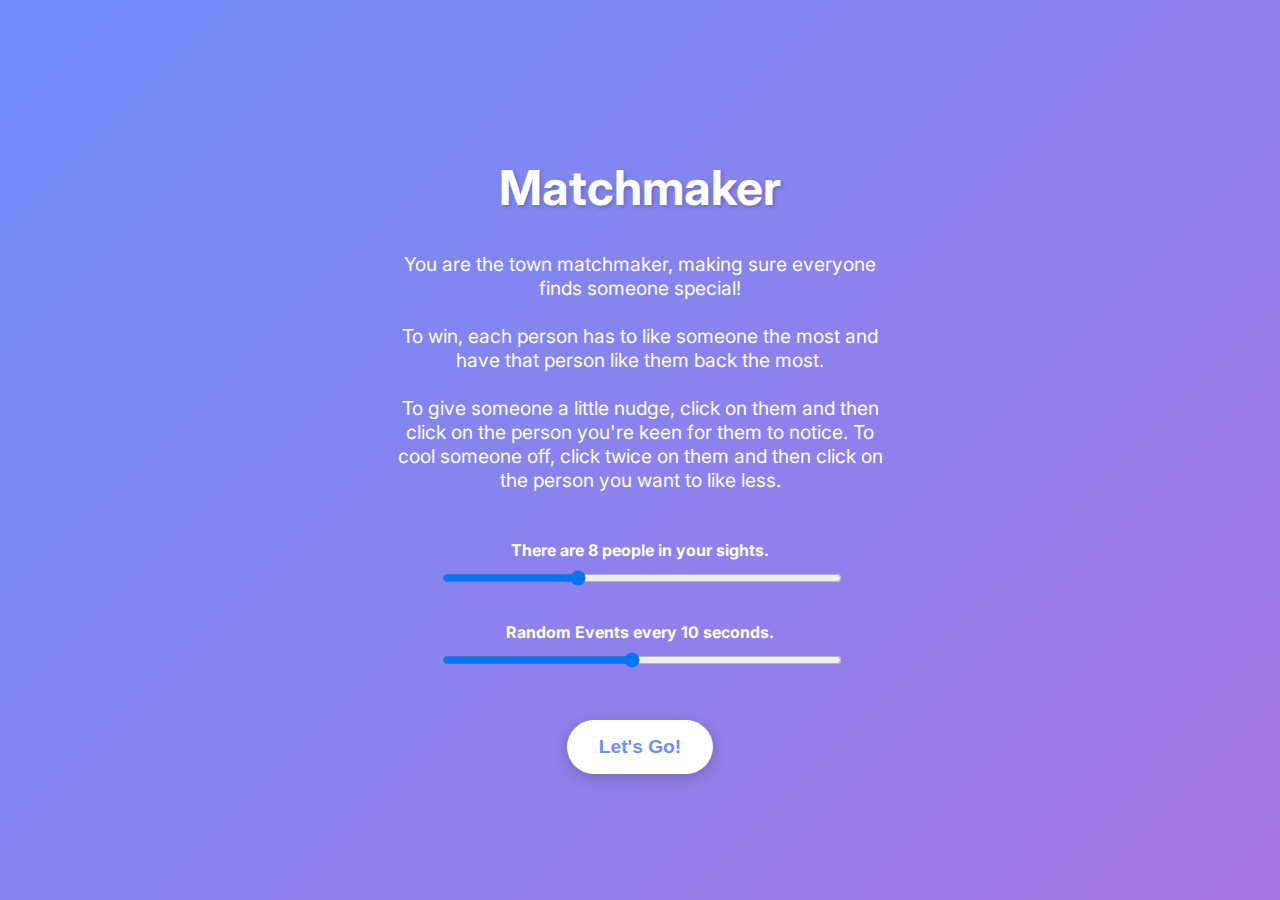
<file: matchmaker/matchmaker.html>
<!DOCTYPE html>
<html lang="en">
<head>
<!-- Google tag (gtag.js) -->
<script async src="https://www.googletagmanager.com/gtag/js?id=G-FRB67X5HNC"></script>
<script>
  window.dataLayer = window.dataLayer || [];
  function gtag(){dataLayer.push(arguments);}
  gtag('js', new Date()); 

  gtag('config', 'G-FRB67X5HNC');
</script>

    <meta charset="UTF-8">
    <meta name="viewport" content="width=device-width, initial-scale=1.0">
    <title>Matchmaker!</title>
    <!-- D3.js library for force-directed graph visualization -->
    <script src="https://d3js.org/d3.v7.min.js"></script>
    <!-- Google Fonts for 'Inter' to ensure consistent typography -->
    <link href="https://fonts.googleapis.com/css2?family=Inter:wght@400;700&display=swap" rel="stylesheet">
    
    <link rel="stylesheet" href="css/style.css">

</head>
<body>
    <div id="splash-screen">
        <h1>Matchmaker</h1>
        <p>You are the town matchmaker, making sure everyone finds someone special!<br><br>
        To win, each person has to like someone the most and have that person like them back the most.<br><br>
        To give someone a little nudge, click on them and then click on the person you're keen for them to notice.  To cool someone off, click twice on them and then click on the person you want to like less.</p>
        <div class="slider-container">
            <label for="people-slider">There are <span id="people-value">8</span> people in your sights.</label>
            <input type="range" id="people-slider" min="2" max="20" value="8">
        </div>
        <div class="slider-container">
            <label for="event-slider">Random Events every <span id="event-value">10</span> seconds.</label>
            <input type="range" id="event-slider" min="1" max="20" value="10">
        </div>
        <!-- Added new feedback text below the sliders -->
        <button id="start-game-btn">Let's Go!</button>
    </div>

    <div class="graph-container">
        <svg id="relationship-graph"></svg>
        <div id="relationship-info-box">
            <h3 id="info-box-title"></h3>
            <ul id="relationship-list"></ul>
        </div>
    </div>
    
    <div id="message-box"></div>

    <div id="win-dialog">
        <h2>Matchmaking Successful!</h2>
        <p>You've successfully paired everyone up!</p>
        <div class="win-dialog-buttons">
            <button id="restart-game-btn">I rock! Let's do it again!</button>
            <button id="close-dialog-btn">Yay! Let me take another look at my masterpiece!</button>
        </div>
    </div>

<script src="js/script.js"></script>
<script>
  // Userback widget integration (for feedback)
  window.Userback = window.Userback || {};
  Userback.access_token = "A-GEvGLtYN3F2l9XNckTyWccHGL";
  (function(d) {
    var s = d.createElement('script');s.async = true;s.src = 'https://static.userback.io/widget/v1.js';(d.head || d.body).appendChild(s);
  })(document);
</script>
</body>
</html>
</file>
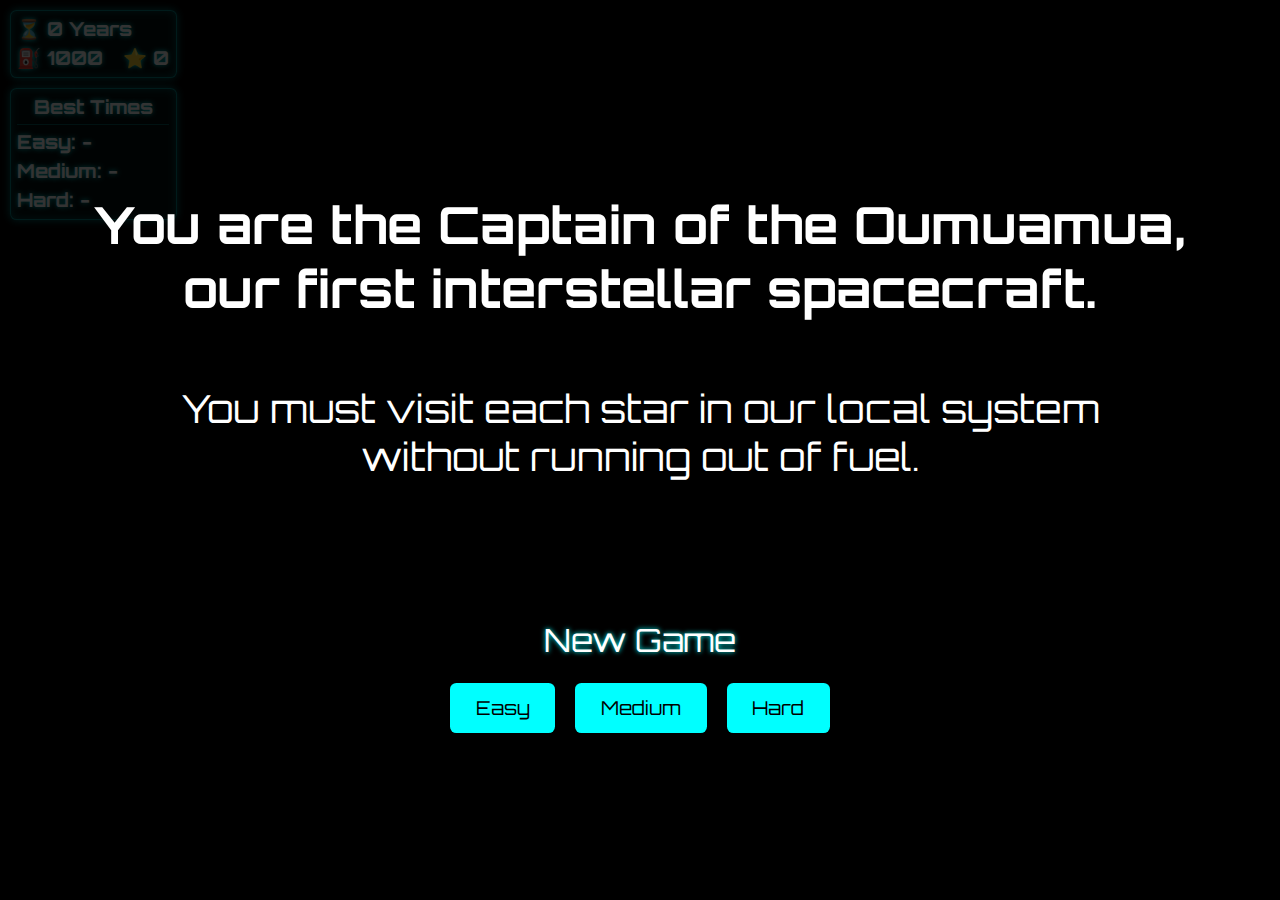
<file: oumuamua/oumuamua.html>
<!DOCTYPE html>
<html lang="en">
<head>

<!-- Google tag (gtag.js) -->
<script async src="https://www.googletagmanager.com/gtag/js?id=G-FRB67X5HNC"></script>
<script>
  window.dataLayer = window.dataLayer || [];
  function gtag(){dataLayer.push(arguments);}
  gtag('js', new Date());

  gtag('config', 'G-FRB67X5HNC');
</script>

<script async src="https://pagead2.googlesyndication.com/pagead/js/adsbygoogle.js?client=ca-pub-3707855373985482"
     crossorigin="anonymous"></script>
    
    <meta charset="UTF-8">
    <meta name="viewport" content="width=device-width, initial-scale=1.0">
    <title>Journey of the Oumuamua</title>
    <link rel="stylesheet" href="oumuamua.css">
</head>
<body>
    <div id="hudContainer">
        <div id="gameStats">
            <div id="timerDisplay">⏳ <span>0</span> Years</div>
            <div class="stat-row">
                <div id="fuelDisplay">⛽ <span>1000</span></div>
                <div id="starCounter">⭐ <span>0</span></div>
            </div>
        </div>
        <div id="bestTimesContainer">
            <h3>Best Times</h3>
            <div id="bestTimeEasy">Easy: <span>-</span></div>
            <div id="bestTimeMedium">Medium: <span>-</span></div>
            <div id="bestTimeHard">Hard: <span>-</span></div>
        </div>
    </div>
    <canvas id="gameCanvas"></canvas>
    <div id="startScreen">
        <h1 id="gameOverTitle">You are the Captain of the Oumuamua,<br>our first interstellar spacecraft.</h1>
        <p id="gameOverText">You must visit each star in our local system<br>without running out of fuel.</p>
        <p id="gameOverTime"></p>
        <h2>New Game</h2>
        <div>
            <button id="easyButton">Easy</button>
            <button id="mediumButton">Medium</button>
            <button id="hardButton">Hard</button>
        </div>
    </div>
    <script src="oumuamua.js"></script>
    <script>
    // Userback widget integration (for feedback)
    window.Userback = window.Userback || {};
    Userback.access_token = "A-GEvGLtYN3F2l9XNckTyWccHGL";
    (function(d) {
        var s = d.createElement('script');s.async = true;s.src = 'https://static.userback.io/widget/v1.js';(d.head || d.body).appendChild(s);
    })(document);
    </script>

</body>
</html>
</file>
<file: css/styles.css>
body {
      margin: 0;
      height: 100vh;
      display: flex;
      flex-direction: column;
      justify-content: center;
      align-items: center;
      background-color: #ffffff;
      font-family: sans-serif;
      background: url("/images/rokusaba.png") center/cover no-repeat;
    }
    h1 {
      font-size: 52px;
      margin: 0px;
    }
    h2 {
      font-size: 40px;
      margin-top: 0px;
      margin-bottom: 10px;
    }
    h3 {
      font-size: 1em;
      margin: 20px 5px 5px;
    }
    .sub-title {
      font-size: 20px;
      margin-bottom: 20px;
    }
    img {
      max-width: 300px;
      height: auto;
    }
</file>
<file: moondrop-alchemy/style.css>
body {
    margin: 0;
    font-family: 'Segoe UI', Tahoma, Geneva, Verdana, sans-serif;
    background-color: #f0f2f5;
    overflow: hidden; /* Hide scrollbars */
    background-size: cover;
    background-position: center;
    background-repeat: no-repeat;
    transition: background-image 0.5s ease-in-out;
}

#graph-container {
    width: 100vw;
    height: 100vh;
}

/* Link Styles */
.link {
    stroke: #999;
    stroke-opacity: 0.6;
    stroke-width: 1.5px;
}

/* Link Label Styles (Relationship text) */
.link-label {
    font-size: 10px;
    fill: #555;
    background-color: white; /* Optional: helps readability over lines */
    text-anchor: middle;
}

/* Background for link labels to make them readable */
.link-label-bg {
    fill: #f0f2f5;
    opacity: 0.8;
}

/* Node Styles */
.node {
    stroke: #fff;
    stroke-width: 2px;
    cursor: grab;
}
.node:active {
    cursor: grabbing;
}

/* Node Text Styles */
.node-label {
    font-size: 12px;
    font-weight: bold;
    pointer-events: none;
    text-shadow: 
        -1px -1px 0 #fff,  
            1px -1px 0 #fff,
        -1px  1px 0 #fff,
            1px  1px 0 #fff;
}

/* Start Screen Overlay */
#start-screen {
    position: fixed;
    top: 0;
    left: 0;
    width: 100%;
    height: 100%;
    background-color: #f0f2f5;
    display: flex;
    justify-content: center;
    align-items: center;
    z-index: 10;
}

.content {
    background: white;
    padding: 30px;
    box-sizing: border-box;
    text-align: center;
    width: 100%;
    height: 100%;
    display: flex;
    flex-direction: column;
    justify-content: center;
    align-items: center;
}

.banner-img {
    max-width: 500px;
    width: 100%;
    height: auto;
    margin-bottom: 5px;
}

.content p {
    margin-top: 0;
    margin-bottom: 40px;
}

.input-group {
    margin: 15px 0;
    text-align: left;
    width: 100%;
    max-width: 400px;
}

.input-group label {
    display: block;
    margin-bottom: 5px;
    font-weight: 600;
    color: #333;
}

.input-group input {
    width: 100%;
    padding: 10px;
    border: 1px solid #ccc;
    border-radius: 4px;
    box-sizing: border-box;
}

#start-btn {
    background-color: #78a865;
    color: white;
    border: none;
    padding: 10px 20px;
    border-radius: 4px;
    font-size: 16px;
    cursor: pointer;
    margin-top: 10px;
    width: 100%;
    max-width: 400px;
}

#start-btn:hover {
    background-color: #5e854e;
}

/* Avatar Selection */
.avatar-selection {
    display: flex;
    gap: 15px;
    justify-content: center;
    margin-top: 5px;
}

.avatar-selection label {
    cursor: pointer;
    margin: 0; /* Reset margin from general label style */
}

.avatar-selection + .avatar-selection {
    margin-top: 15px;
}

.avatar-selection input {
    display: none;
}

.avatar-selection img {
    width: 60px;
    height: 60px;
    border-radius: 50%;
    border: 3px solid #ddd;
    transition: all 0.2s;
}

.avatar-selection input:checked + img {
    border-color: #78a865;
    transform: scale(1.1);
    box-shadow: 0 0 8px rgba(120, 168, 101, 0.4);
}

/* Who's Next Button */
#next-btn {
    position: fixed;
    bottom: 30px;
    left: 50%;
    transform: translateX(-50%);
    background-color: #78a865;
    color: white;
    border: none;
    padding: 12px 24px;
    border-radius: 25px;
    font-size: 18px;
    font-weight: bold;
    cursor: pointer;
    box-shadow: 0 4px 6px rgba(0,0,0,0.2);
    display: none; /* Hidden until game starts */
    z-index: 5;
}

#next-btn:hover {
    background-color: #5e854e;
    transform: translateX(-50%) scale(1.05);
}

/* Game UI (Inventory & Gold) */
#game-ui {
    position: fixed;
    top: 20px;
    left: 20px;
    background: rgba(255, 255, 255, 0.9);
    padding: 15px;
    border-radius: 10px;
    box-shadow: 0 2px 10px rgba(0,0,0,0.1);
    display: none; /* Hidden until game starts */
    z-index: 5;
    max-width: 320px;
}

.stats-container {
    display: flex;
    justify-content: space-between;
    border-bottom: 1px solid #eee;
    padding-bottom: 5px;
    margin-bottom: 10px;
}

.gold-display {
    font-size: 18px;
    font-weight: bold;
    color: #d4af37;
    margin-bottom: 10px;
    border-bottom: 1px solid #eee;
    padding-bottom: 5px;
}

.inventory-grid {
    display: grid;
    grid-template-columns: repeat(4, 1fr);
    gap: 8px;
}


.potion-slot {
    text-align: center;
    cursor: grab;
    padding: 5px;
    border: 1px solid #ddd;
    border-radius: 5px;
    background: white;
    user-select: none;
}

/* Right UI Container */
#right-ui-container {
    position: fixed;
    top: 20px;
    right: 20px;
    width: 250px;
    display: flex;
    flex-direction: column;
    gap: 15px;
    z-index: 5;
}

/* Left Panel Collapsibles */
.panel-header {
    font-weight: bold;
    margin-top: 5px;
    padding: 8px;
    background-color: #f0f2f5;
    border-radius: 5px;
    cursor: pointer;
    display: flex;
    justify-content: space-between;
    align-items: center;
    user-select: none;
}

.panel-header:hover {
    background-color: #e4e6e9;
}

.panel-body {
    max-height: 0;
    overflow: hidden;
    transition: max-height 0.3s ease-out;
}

.panel-body.open {
    max-height: 300px; /* Enough for the grid */
    overflow-y: auto;
}

/* Brewing Component */
#brewing-component {
    background-color: white;
    border-radius: 8px;
    box-shadow: 0 2px 10px rgba(0,0,0,0.2);
    display: none; /* Hidden until game starts */
    overflow: hidden;
}

#brewing-header {
    background-color: white;
    color: #8a2be2; /* Purple for magic */
    padding: 15px;
    font-size: 16px;
    font-weight: bold;
    cursor: pointer;
    display: flex;
    justify-content: space-between;
    align-items: center;
    border-bottom: 1px solid #eee;
}

#brewing-header:hover {
    background-color: #f3e5f5;
}

#brewing-body {
    max-height: 0;
    overflow-y: auto;
    transition: max-height 0.3s ease-out;
    background-color: #f9f9f9;
    padding: 0 15px;
}

#brewing-component.open #brewing-body {
    max-height: 500px;
    padding-bottom: 15px;
}

#brewing-chevron {
    transition: transform 0.3s;
    font-size: 12px;
}

#brewing-component.open #brewing-chevron {
    transform: rotate(180deg);
}

#beaker-drop-zone {
    border: 2px dashed #ccc;
    border-radius: 8px;
    padding: 20px;
    text-align: center;
    margin-top: 15px;
    color: #888;
    background: #fff;
}

.brewing-controls {
    display: flex;
    gap: 10px;
    margin: 10px 0;
}

.brewing-controls button {
    flex: 1;
    padding: 8px;
    cursor: pointer;
}

/* Message System */
#message-container {
    position: fixed;
    bottom: 90px; /* Positioned above the Next Customer button */
    left: 50%;
    transform: translateX(-50%);
    display: flex;
    flex-direction: column; /* Stacks top-to-bottom, so older messages move up as container grows up */
    align-items: center;
    pointer-events: none; /* Let clicks pass through */
    z-index: 20;
    width: 100%;
    max-width: 600px;
}

.game-message {
    background-color: rgba(50, 50, 50, 0.9);
    color: white;
    padding: 8px 16px;
    border-radius: 20px;
    margin-top: 8px; /* Space between messages */
    font-size: 15px;
    box-shadow: 0 2px 4px rgba(0,0,0,0.2);
    opacity: 1;
    transition: opacity 1s ease-out;
}

/* Interaction Menu */
.interaction-menu {
    position: absolute;
    background: white;
    border: 1px solid #ccc;
    border-radius: 8px;
    padding: 10px;
    box-shadow: 0 2px 10px rgba(0,0,0,0.2);
    z-index: 100;
    display: flex;
    flex-direction: column;
    gap: 5px;
}

.interaction-menu button {
    background-color: #78a865;
    color: white;
    border: none;
    padding: 8px 12px;
    border-radius: 4px;
    cursor: pointer;
    font-size: 14px;
}

.interaction-menu button:hover {
    background-color: #5e854e;
}

/* Backgrounds for different areas */
body.market-bg {
    background-image: linear-gradient(rgba(240, 242, 245, 0.85), rgba(240, 242, 245, 0.85)), url('images/background-market.png');
}

body.shop-bg {
    background-image: linear-gradient(rgba(240, 242, 245, 0.85), rgba(240, 242, 245, 0.85)), url('images/background-shop.png');
}

body.bed-bg {
    background-image: linear-gradient(rgba(240, 242, 245, 0.85), rgba(240, 242, 245, 0.85)), url('images/background-bed.png');
}

#control-bar {
    position: fixed;
    bottom: 30px;
    left: 50%;
    transform: translateX(-50%);
    display: flex;
    gap: 10px;
    z-index: 5;
}

#control-bar button {
    background-color: #78a865;
    color: white;
    border: none;
    padding: 12px 24px;
    border-radius: 25px;
    font-size: 16px;
    font-weight: bold;
    cursor: pointer;
    box-shadow: 0 4px 6px rgba(0,0,0,0.2);
    transition: transform 0.1s, background-color 0.1s;
}

#control-bar button:hover {
    background-color: #5e854e;
    transform: scale(1.05);
}

/* Market Bubble Text */
.market-text {
    fill: #000; /* Ensure text is black */
}

/* Prevent node stroke from washing out bubble text */
.ailment-bubble text,
.market-bubble text {
    stroke: none;
    fill: #000;
}

.market-bubble .buy-btn text {
    fill: #fff;
}
</file>
<file: souplord/style.css>
body {
    display: flex;
    flex-direction: column;
    justify-content: center;
    align-items: center;
    height: 100vh;
    margin: 0;
    font-family: -apple-system, BlinkMacSystemFont, 'Segoe UI', Roboto, Helvetica, Arial, sans-serif;
    background-color: #f0f2f5;
    color: #333;
}

#stats-container {
    display: flex;
    gap: 15px;
    justify-content: center;
}

.stat-box {
    font-size: 1.5em;
    font-weight: bold;
    background-color: #fff;
    padding: 2px 12px;
    border-radius: 10px;
    box-shadow: 0 4px 8px rgba(0,0,0,0.1);
    display: flex;
    align-items: center;
    gap: 10px;
}

.stat-number {
    color: #000;
}

#timer-display {
    color: #f97316; /* Orange */
}

#score-display {
    color: #22c55e;
}

#served-display {
    color: #3b82f6;
}

#game-area {
    display: flex;
    flex-direction: column;
    align-items: center;
    gap: 15px;
}

#tables-container {
    display: grid;
    grid-template-columns: repeat(3, 1fr);
    gap: 20px;
    padding: 10px;
    background-color: #d1d5db;
    border-radius: 10px;
    width: 420px; /* (120px * 3) + (20px * 3) */
}

.table-wrapper {
    display: flex;
    flex-direction: column;
    align-items: center;
    gap: 5px;
    background-color: #f9fafb;
    border-radius: 8px;
    padding: 10px;
}

.table-recipe {
    font-size: 1.2em;
    height: 30px;
    display: flex;
    align-items: center;
    gap: 4px;
}

.table-dropzone {
    width: 100px;
    height: 60px;
    border: 2px dashed transparent;
    border-radius: 8px;
    transition: background-color 0.2s, border-color 0.2s;
    display: flex;
    justify-content: center;
    align-items: center;
    font-size: 3.5em;
}

.table-dropzone.drag-over {
    background-color: #b3b3b3;
    border-color: #525252;
}

.table-dropzone.happy { background-color: #86efac; border-color: #16a34a; }
.table-dropzone.sad { background-color: #fca5a5; border-color: #dc2626; }

#pots-container {
    display: flex;
    gap: 20px;
    justify-content: center;
}

.pot-wrapper {
    display: flex;
    flex-direction: column;
    align-items: center;
    gap: 10px;
}

.pot {
    width: 120px;
    height: 120px;
    background-color: #a16207;
    border: 3px dashed #663d02;
    border-radius: 50%;
    display: flex;
    justify-content: center;
    align-items: center;
    font-size: 4em;
    transition: background-color 0.2s, transform 0.2s;
    cursor: grab;
}

.pot.drag-over {
    background-color: #c27803;
    transform: scale(1.1);
    border-style: solid;
}

.pot.dragging-pot {
    opacity: 0.5;
    cursor: grabbing;
}


.pot-ingredients {
    list-style: none;
    padding: 5px;
    margin: 0;
    height: 30px; /* Match table-recipe height */
    width: 120px;
    background-color: #e5e7eb;
    border-radius: 8px;
    display: flex;
    justify-content: center;
    align-items: center;
    gap: 4px;
    flex-wrap: wrap; /* In case of many ingredients */
}

.pot-ingredients li {
    background-color: #f9fafb;
    padding: 4px;
    border-radius: 4px;
    font-size: 1.2em; /* Match table-recipe font-size */
    text-align: center; /* Center the emoji */
    line-height: 1;
}

#ingredients-container {
    display: grid;
    grid-template-columns: repeat(4, 100px);
    gap: 10px;
    padding: 10px;
    background-color: #d1d5db;
    border-radius: 10px;
    box-shadow: 0 4px 8px rgba(0, 0, 0, 0.1);
}

.tile {
    width: 100px;
    height: 100px;
    background-color: #4a90e2;
    color: white;
    display: flex;
    justify-content: center;
    align-items: center;
    font-size: 3.5em; /* Much larger emoji */
    cursor: grab;
    user-select: none;
    border-radius: 8px;
    box-shadow: 0 2px 4px rgba(0,0,0,0.15);
    transition: transform 0.2s ease-in-out, box-shadow 0.2s ease-in-out;
}

.tile.dragging {
    opacity: 0.5;
    cursor: grabbing;
    box-shadow: 0 10px 20px rgba(0,0,0,0.2);
    transform: scale(1.05);
}

#trash-can {
    position: absolute;
    bottom: 20px;
    right: 20px;
    width: 100px;
    height: 100px;
    background-color: #737373;
    border-radius: 10px;
    display: flex;
    justify-content: center;
    align-items: center;
    font-size: 4em;
    color: white;
    border: 3px dashed #525252;
    transition: background-color 0.2s, transform 0.2s, border-style 0.2s;
}

#trash-can.drag-over {
    background-color: #ef4444; /* Red */
    transform: scale(1.1);
    border-style: solid;
}

/* --- Modal Styles --- */
.modal-overlay {
    position: fixed;
    top: 0;
    left: 0;
    width: 100%;
    height: 100%;
    background-color: rgba(0, 0, 0, 0.6);
    display: flex;
    justify-content: center;
    align-items: center;
    z-index: 1000; /* Make sure it's on top */
}

.modal-content {
    background-color: #fff;
    padding: 30px;
    border-radius: 15px;
    box-shadow: 0 5px 15px rgba(0,0,0,0.3);
    text-align: center;
    width: 300px;
}

.modal-content h2 {
    margin-top: 0;
    color: #f97316; /* Orange */
}

.modal-content p {
    font-size: 1.2em;
    margin: 15px 0;
}

.hidden {
    display: none;
}

#play-again-btn {
    background-color: #22c55e;
    color: white;
    border: none;
    padding: 12px 25px;
    font-size: 1.1em;
    font-weight: bold;
    border-radius: 8px;
    cursor: pointer;
    transition: background-color 0.2s;
}

#play-again-btn:hover {
    background-color: #16a34a;
}
</file>
<file: matchmaker/css/style.css>
/* Basic body styling for a clean, centered layout */
        body {
            font-family: 'Inter', sans-serif; /* Apply Inter font */
            background-color: #ffffff; /* Changed to white to remove grey border */
            color: #333; /* Dark grey text for readability */
            margin: 0; /* Ensure no default margin */
            padding: 0; /* Ensure no default padding */
            overflow: hidden; /* Prevent scrollbars, as the content is designed to fit */
            /* Removed flex centering from body as graph-container will take full screen */
        } 
        
        /* Splash screen styling */
        #splash-screen {
            position: absolute;
            top: 0;
            left: 0;
            width: 100%;
            height: 100%;
            background: linear-gradient(135deg, #6e8efb, #a777e3);
            color: white;
            display: flex; /* Kept flex for centering splash screen content */
            flex-direction: column;
            justify-content: center;
            align-items: center;
            text-align: center;
            z-index: 300;
            padding: 20px;
            box-sizing: border-box;
        }
        #splash-screen h1 {
            font-size: 3rem;
            margin-bottom: 1rem;
            text-shadow: 2px 2px 4px rgba(0,0,0,0.2);
        }
        #splash-screen p {
            font-size: 1.2rem;
            max-width: 500px;
            margin-bottom: 2rem;
        }
        .slider-container {
            margin: 1rem 0;
            width: 80%;
            max-width: 400px;
        }
        .slider-container label {
            display: block;
            margin-bottom: 0.5rem;
            font-weight: bold;
        }
        .slider-container input[type="range"] {
            width: 100%;
            cursor: pointer;
        }
        #start-game-btn {
            margin-top: 2rem;
            padding: 1rem 2rem;
            font-size: 1.2rem;
            font-weight: bold;
            color: #6e8efb;
            background-color: white;
            border: none;
            border-radius: 50px;
            cursor: pointer;
            transition: transform 0.2s, box-shadow 0.2s;
            box-shadow: 0 4px 15px rgba(0,0,0,0.2);
        }
        #start-game-btn:hover {
            transform: translateY(-2px);
            box-shadow: 0 6px 20px rgba(0,0,0,0.2);
        }

        /* Adjusted style for feedback text to be noticeably smaller */
        .feedback-text {
            font-size: 0.8rem; /* Made font size smaller (was 0.9rem) */
            margin-top: 1.5rem; /* Space above the button */
            max-width: 500px; /* Same max-width as other paragraphs */
            line-height: 1.4;
        }

        /* Container for the SVG graph */
        .graph-container {
            width: 100vw; /* Changed to 100vw */
            height: 100vh; /* Changed to 100vh */
            background-color: #ffffff;
            /* Removed border-radius and box-shadow as it will take full screen */
            overflow: hidden;
            position: relative;
            display: none; /* Hidden by default */
        }
        svg {
            width: 100%;
            height: 100%;
            display: block;
        }
        .link-line {
            stroke-opacity: 0.6;
            transition: stroke 0.3s ease, stroke-width 0.3s ease;
        }
        .node circle {
            stroke: #fff;
            stroke-width: 2px;
            transition: transform 0.2s ease-in-out, fill 0.2s ease-in-out, stroke 0.2s;
            filter: drop-shadow(2px 2px 3px rgba(0, 0, 0, 0.2));
        }
        .node:hover circle {
            transform: scale(1.2);
            stroke-width: 3px;
        }
        .node.highlight-strengthen circle {
            stroke: gold;
            stroke-width: 4px;
        }
        .node.highlight-weaken circle {
            stroke: #e53e3e; /* Red for weaken mode */
            stroke-width: 4px;
        }
        .node text {
            pointer-events: none;
            font-size: 12px;
            font-weight: bold;
            fill: #fff;
            text-shadow: 1px 1px 2px rgba(0, 0, 0, 0.5);
        }
        .arrowhead {
            pointer-events: none;
        }

        /* Info box styling */
        #relationship-info-box {
            position: absolute;
            top: 10px;
            left: 10px;
            background-color: rgba(255, 255, 255, 0.95);
            border-radius: 8px;
            padding: 15px;
            box-shadow: 0 4px 15px rgba(0, 0, 0, 0.2);
            max-width: 250px;
            z-index: 100;
            display: none;
            flex-direction: column;
            gap: 8px;
            font-size: 14px;
            color: #333;
        }
        #relationship-info-box h3 {
            margin: 0 0 10px 0;
            color: #222;
            font-size: 16px;
        }
        #relationship-info-box ul {
            list-style: none;
            padding: 0;
            margin: 0;
        }
        #relationship-info-box li {
            margin-bottom: 5px;
            line-height: 1.4;
        }
        
        /* Message box styling */
        #message-box {
            position: absolute;
            bottom: 30px;
            left: 50%;
            transform: translateX(-50%);
            background-color: rgba(0, 0, 0, 0.75);
            color: white;
            padding: 12px 24px;
            border-radius: 25px;
            z-index: 200;
            opacity: 0;
            visibility: hidden;
            transition: opacity 0.5s, visibility 0.5s, bottom 0.5s;
            font-size: 14px;
            font-weight: 500;
        }
        #message-box.show {
            opacity: 1;
            visibility: visible;
            bottom: 50px;
        }

        /* Styling for the win dialog */
        #win-dialog {
            position: absolute;
            top: 50%;
            left: 50%;
            transform: translate(-50%, -50%);
            background: white;
            color: #333;
            padding: 2rem 3rem;
            border-radius: 15px;
            box-shadow: 0 10px 30px rgba(0,0,0,0.2);
            z-index: 400;
            text-align: center;
            display: none; /* Hidden by default */
            flex-direction: column;
            align-items: center;
            border: 2px solid gold;
        }
        #win-dialog h2 {
            font-size: 2rem;
            color: #6e8efb;
            margin-bottom: 1rem;
        }
        #win-dialog p {
            font-size: 1.1rem;
            margin-bottom: 2rem;
        }
        .win-dialog-buttons {
            display: flex;
            gap: 1rem;
        }
        #win-dialog button {
            padding: 0.8rem 1.5rem;
            font-size: 1rem;
            font-weight: bold;
            border: none;
            border-radius: 50px;
            cursor: pointer;
            transition: transform 0.2s, box-shadow 0.2s;
        }
        #restart-game-btn {
            background-color: #6e8efb;
            color: white;
        }
        #close-dialog-btn {
            background-color: #e2e8f0;
            color: #4a5568;
        }
        #win-dialog button:hover {
            transform: translateY(-2px);
            box-shadow: 0 4px 15px rgba(0,0,0,0.15);
        }
</file>
<file: oumuamua/oumuamua.css>
@import url('https://fonts.googleapis.com/css2?family=Orbitron:wght@400;700&display=swap');

body {
    margin: 0;
    overflow: hidden;
    display: flex;
    justify-content: center;
    align-items: center;
    height: 100vh;
    background-color: #000;
    font-family: 'Orbitron', sans-serif; /* Use a futuristic font */
}

#gameCanvas {
    width: 100%;
    height: 100%;
    display: block;
    cursor: none;
}

/* Common styles for HUD text */
#gameStats > div,
#bestTimesContainer > div,
#bestTimesContainer h3 {
    color: #ffffff;
    font-size: 1.5vw;
    z-index: 10;
    white-space: nowrap;
    font-weight: bold;
    text-shadow: 0 0 5px #00FFFF;
}

/* Common styles for bordered HUD boxes */
#gameStats,
#bestTimesContainer {
    padding: 0.5vw;
    background-color: rgba(0, 25, 25, 0.7); /* Dark cyan background */
    border-radius: 0.5vw;
    border: 1px solid rgba(0, 255, 255, 0.5);
    box-shadow: 0 0 8px rgba(0, 255, 255, 0.5), inset 0 0 8px rgba(0, 255, 255, 0.3);
}

/* Main container for all HUD elements */
#hudContainer {
    position: absolute;
    top: 10px;
    left: 10px;
    display: flex;
    flex-direction: column;
    gap: 10px; /* Space between the stats box and the best times box */
    z-index: 10;
}

/* Container for the main game counters */
#gameStats {
    display: flex;
    flex-direction: column; /* Stack children vertically */
    gap: 5px; /* Space between timer and the row below */
}

/* Row for stars and fuel counters */
.stat-row {
    display: flex;
    justify-content: flex-start; /* Align items to the start */
    gap: 20px; /* Add fixed space between fuel and stars */
}

/* Container for the best times display */
#bestTimesContainer {
    display: flex;
    flex-direction: column;
    gap: 5px;
}

#bestTimesContainer h3 {
    margin: 0;
    padding-bottom: 5px;
    border-bottom: 1px solid rgba(0, 255, 255, 0.3);
    text-align: center;
}

#gameOverScreen {
    position: absolute;
    top: 0;
    left: 0;
    width: 100%;
    height: 100%;
    background-color: rgba(0, 0, 0, 0.8);
    display: none;
    flex-direction: column;
    justify-content: center;
    align-items: center;
    z-index: 11;
    color: #ffffff;
    font-size: 3vw;
    text-align: center;
}

#gameOverScreen button {
    margin-top: 2vw;
    padding: 1vw 2vw;
    font-size: 1.5vw;
    background-color: #00FFFF;
    color: #000;
    border: none;
    border-radius: 0.5vw;
    cursor: pointer;
    transition: background-color 0.3s ease;
}

#gameOverScreen button:hover {
    background-color: #00b3b3;
}

#startScreen {
    position: absolute;
    top: 0;
    left: 0;
    width: 100%;
    height: 100%;
    background-color: rgba(0, 0, 0, 0.8);
    display: flex;
    flex-direction: column;
    justify-content: center;
    align-items: center;
    z-index: 12;
    color: #ffffff;
    font-size: 3vw;
    text-align: center; 
}

#startScreen button {
    margin-top: 2vw;
    padding: 1vw 2vw;
    font-size: 1.5vw;
    background-color: #00FFFF;
    color: #000;
    border: none;
    border-radius: 0.5vw;
    cursor: pointer;
    transition: background-color 0.3s ease;
    font-family: 'Orbitron', sans-serif;
    margin: 10px;
}

#startScreen button:hover {
    background-color: #00b3b3;
}

#startScreen h1 {
    font-size: 4vw;
    margin-bottom: 2vw;
}

#startScreen h2 {
    font-size: 2.5vw;
    margin: 2vw 0 1vw; /* top | horizontal | bottom */
    font-weight: normal;
    text-shadow: 0 0 5px #00FFFF;
}

#startScreen div {
    display: flex;
    flex-direction: row;
}
</file>
